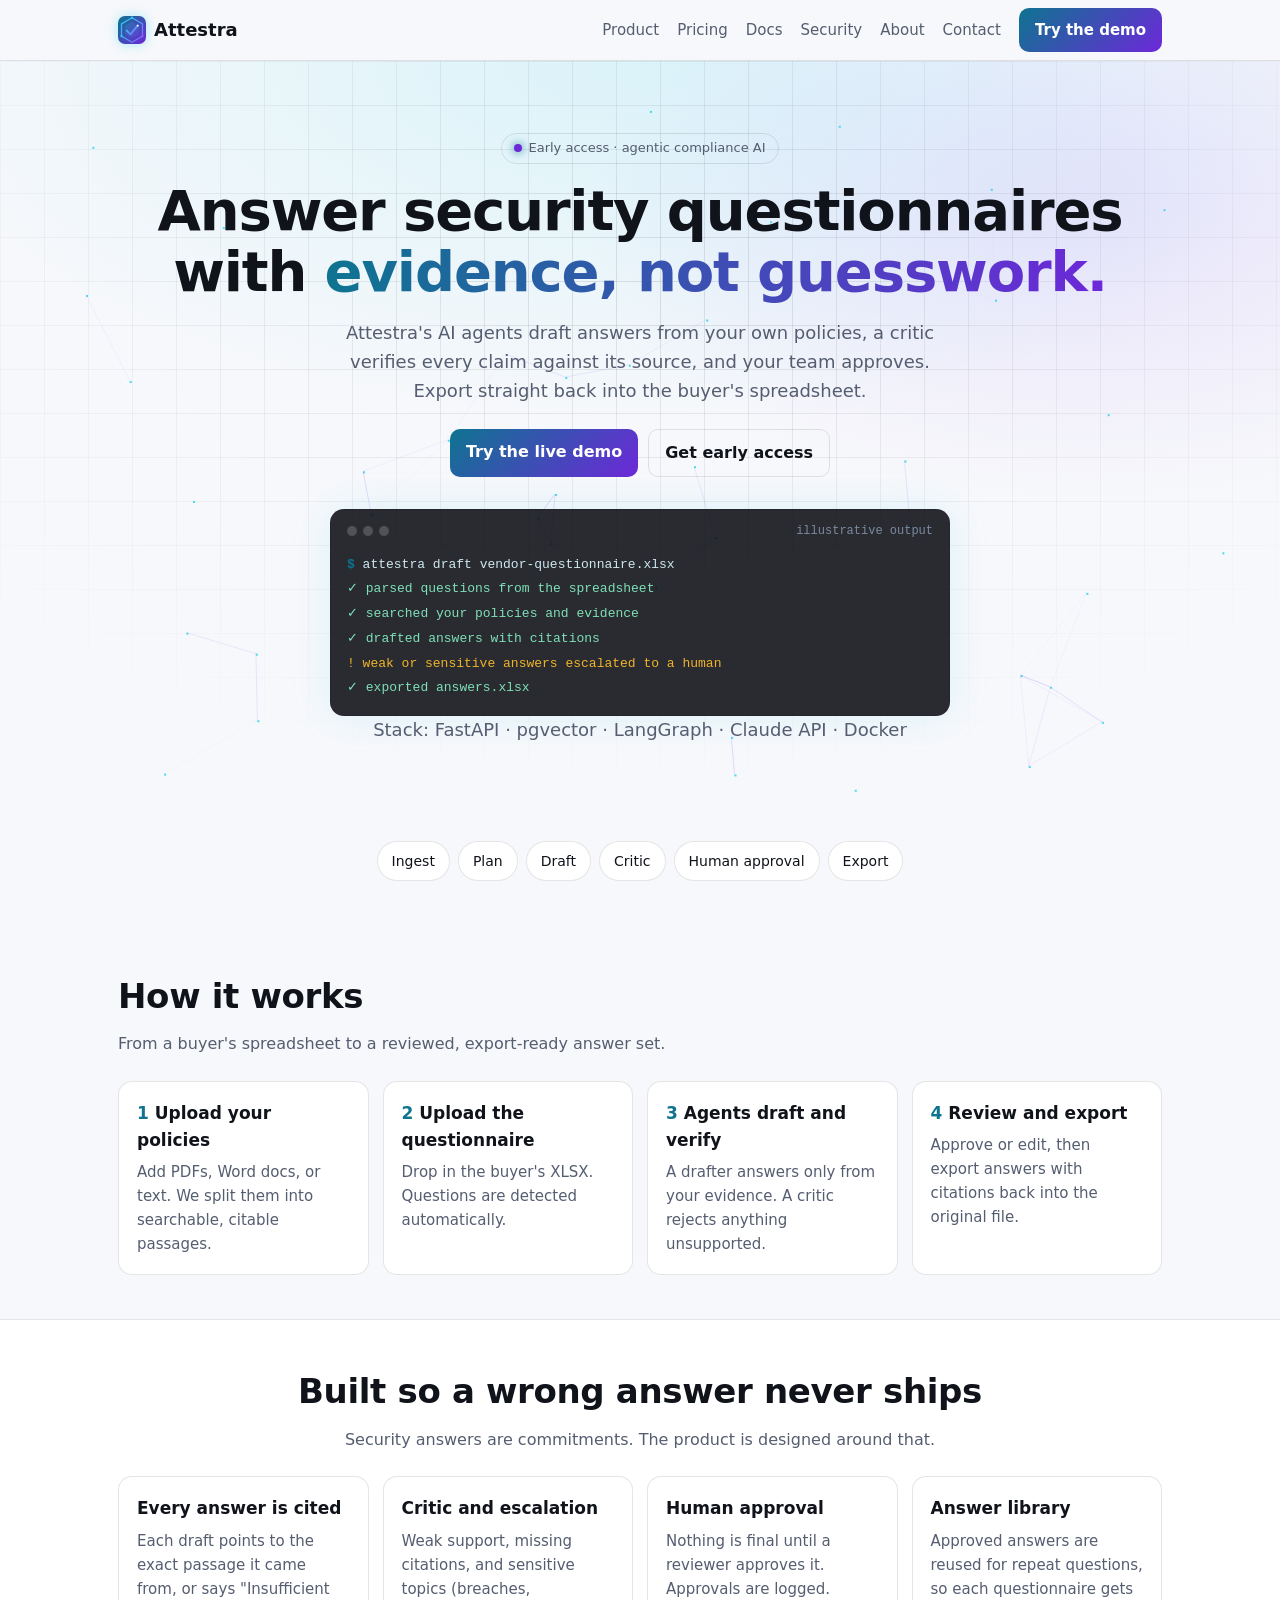
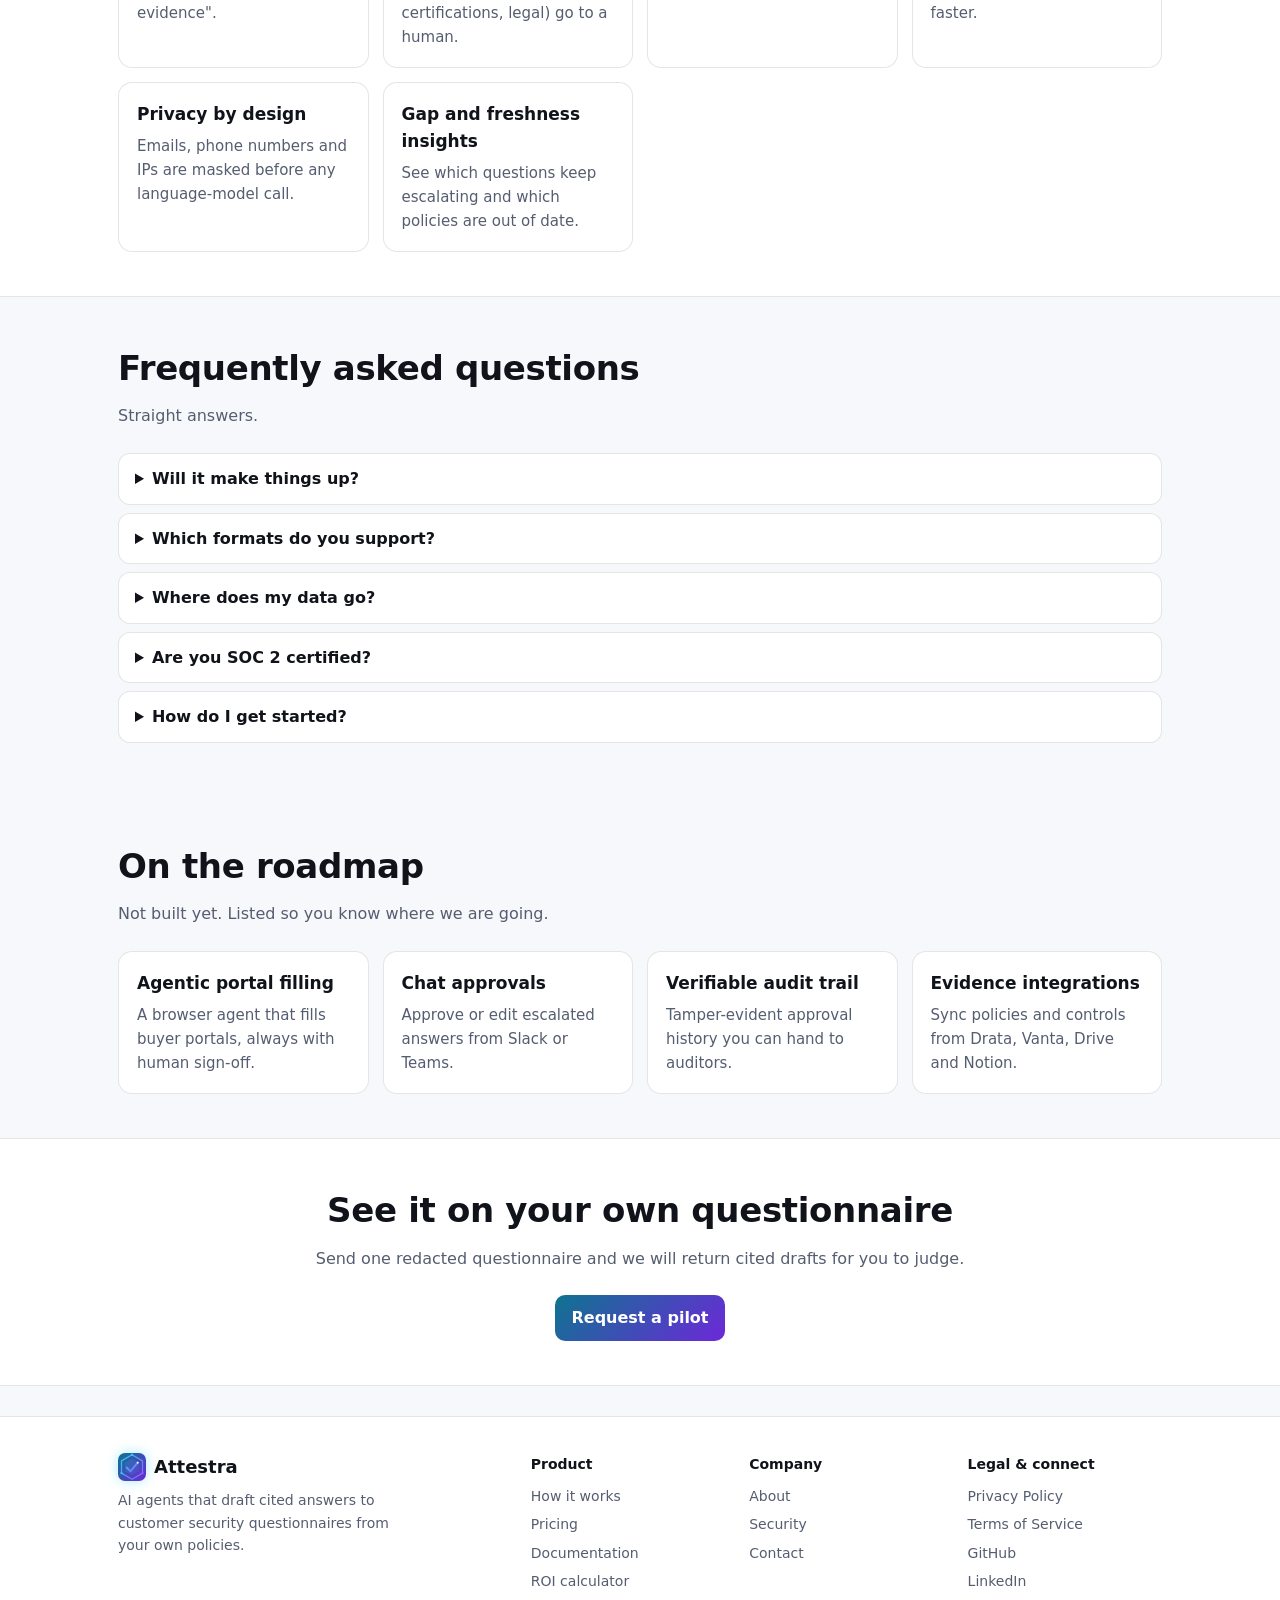
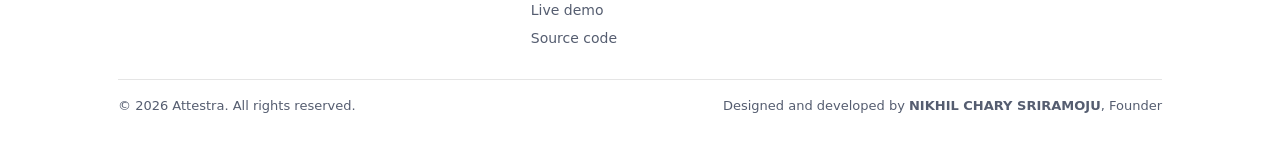
<file: site/index.html>
<!doctype html><html lang="en"><head><meta charset="utf-8">
<meta name="viewport" content="width=device-width,initial-scale=1,viewport-fit=cover">
<title>Attestra: Cited AI answers for security questionnaires</title><meta name="description" content="AI agents draft cited answers to customer security questionnaires from your own policies. Critic-checked, human-approved, XLSX in and out."><meta name="author" content="Nikhil Chary Sriramoju">
<meta name="theme-color" content="#0b0e14"><link rel="canonical" href="https://nikhil-creat.github.io/questionnaire-ai/">
<meta property="og:type" content="website"><meta property="og:title" content="Attestra: Cited AI answers for security questionnaires"><meta property="og:description" content="AI agents draft cited answers to customer security questionnaires from your own policies. Critic-checked, human-approved, XLSX in and out."><meta property="og:url" content="https://nikhil-creat.github.io/questionnaire-ai/">
<meta name="twitter:card" content="summary_large_image"><meta property="og:image" content="https://nikhil-creat.github.io/questionnaire-ai/og.png"><link rel="manifest" href="manifest.webmanifest"><link rel="apple-touch-icon" href="icon-192.png"><link rel="icon" href="assets/favicon.svg" type="image/svg+xml">
<link rel="stylesheet" href="style.css"><script defer src="fx.js"></script><script type="application/ld+json">{"@context": "https://schema.org", "@type": "Organization", "name": "Attestra", "url": "https://nikhil-creat.github.io/questionnaire-ai/", "founder": {"@type": "Person", "name": "Nikhil Chary Sriramoju", "sameAs": ["https://github.com/Nikhil-creat", "https://in.linkedin.com/in/nikhil-chary-sriramoju-95041b38a"]}, "email": "sriramojunikhil66@gmail.com"}</script></head><body><svg width="0" height="0" style="position:absolute" aria-hidden="true"><symbol id="lg" viewBox="0 0 64 64"><defs><linearGradient id="g" x1="0" y1="0" x2="1" y2="1"><stop offset="0" stop-color="#22d3ee"/><stop offset="1" stop-color="#8b5cf6"/></linearGradient></defs><path d="M32 4 56 18v28L32 60 8 46V18Z" fill="none" stroke="url(#g)" stroke-width="3" stroke-linejoin="round"/><path d="M32 13 48.5 22.5v19L32 51 15.5 41.5v-19Z" fill="url(#g)" opacity=".16"/><path d="M20 33.5l8.5 8.5L45 22" fill="none" stroke="url(#g)" stroke-width="4.6" stroke-linecap="round" stroke-linejoin="round"/><circle cx="32" cy="4" r="2.6" fill="#22d3ee"/><circle cx="56" cy="46" r="2.6" fill="#8b5cf6"/><circle cx="8" cy="46" r="2.6" fill="#22d3ee"/><circle cx="45" cy="22" r="2.2" fill="#fff"/></symbol></svg><a class="skip" href="#main">Skip to content</a>
<header class="hd"><div class="w"><a class="brand" href="index.html"><svg class="logo" width="28" height="28" aria-hidden="true"><use href="#lg"/></svg>Attestra</a>
<nav id="nav" aria-label="Main"><a href="index.html#how">Product</a><a href="pricing.html">Pricing</a><a href="docs.html">Docs</a><a href="security.html">Security</a><a href="about.html">About</a><a href="contact.html">Contact</a><a class="btn" href="demo.html">Try the demo</a></nav>
<button id="mb" aria-label="Menu" aria-expanded="false" onclick="var n=document.getElementById('nav');var o=n.classList.toggle('open');this.setAttribute('aria-expanded',o)">&#9776;</button></div></header><main id="main"><div class="hero"><canvas id="fx" aria-hidden="true"></canvas><div class="w hero-in"><span class="pill"><i class="dot"></i>Early access &middot; agentic compliance AI</span>
<h1>Answer security questionnaires with <span class="grad">evidence, not guesswork.</span></h1>
<p>Attestra's AI agents draft answers from your own policies, a critic verifies every claim against its source, and your team approves. Export straight back into the buyer's spreadsheet.</p>
<div class="cta"><a class="btn" href="demo.html">Try the live demo</a><a class="btn o" href="contact.html">Get early access</a></div>
<div class="term" role="img" aria-label="Illustrative terminal output"><div class="bar"><i></i><i></i><i></i><span>illustrative output</span></div>
<div class="ln" style="--d:.2s"><b>$</b> attestra draft vendor-questionnaire.xlsx</div>
<div class="ln ok" style="--d:1.1s">&#10003; parsed questions from the spreadsheet</div>
<div class="ln ok" style="--d:1.9s">&#10003; searched your policies and evidence</div>
<div class="ln ok" style="--d:2.7s">&#10003; drafted answers with citations</div>
<div class="ln wn" style="--d:3.5s">! weak or sensitive answers escalated to a human</div>
<div class="ln ok" style="--d:4.3s">&#10003; exported answers.xlsx</div></div>
<p class="built">Stack: FastAPI &middot; pgvector &middot; LangGraph &middot; Claude API &middot; Docker</p></div></div>
<section><div class="w"><div class="pipe"><span class="chip" style="--i:0">Ingest</span><span class="chip" style="--i:1">Plan</span><span class="chip" style="--i:2">Draft</span><span class="chip" style="--i:3">Critic</span><span class="chip" style="--i:4">Human approval</span><span class="chip" style="--i:5">Export</span></div></div></section>
<section id="how"><div class="w"><h2>How it works</h2><p class="sub">From a buyer's spreadsheet to a reviewed, export-ready answer set.</p><div class="grid">
<div class="card"><h3><span class="num">1</span> Upload your policies</h3><p>Add PDFs, Word docs, or text. We split them into searchable, citable passages.</p></div>
<div class="card"><h3><span class="num">2</span> Upload the questionnaire</h3><p>Drop in the buyer's XLSX. Questions are detected automatically.</p></div>
<div class="card"><h3><span class="num">3</span> Agents draft and verify</h3><p>A drafter answers only from your evidence. A critic rejects anything unsupported.</p></div>
<div class="card"><h3><span class="num">4</span> Review and export</h3><p>Approve or edit, then export answers with citations back into the original file.</p></div></div></div></section>
<section class="band"><div class="w"><h2>Built so a wrong answer never ships</h2><p class="sub">Security answers are commitments. The product is designed around that.</p><div class="grid" style="text-align:left">
<div class="card"><h3>Every answer is cited</h3><p>Each draft points to the exact passage it came from, or says "Insufficient evidence".</p></div>
<div class="card"><h3>Critic and escalation</h3><p>Weak support, missing citations, and sensitive topics (breaches, certifications, legal) go to a human.</p></div>
<div class="card"><h3>Human approval</h3><p>Nothing is final until a reviewer approves it. Approvals are logged.</p></div>
<div class="card"><h3>Answer library</h3><p>Approved answers are reused for repeat questions, so each questionnaire gets faster.</p></div>
<div class="card"><h3>Privacy by design</h3><p>Emails, phone numbers and IPs are masked before any language-model call.</p></div>
<div class="card"><h3>Gap and freshness insights</h3><p>See which questions keep escalating and which policies are out of date.</p></div></div></div></section>
<section><div class="w"><h2>Frequently asked questions</h2><p class="sub">Straight answers.</p>
<details><summary>Will it make things up?</summary><p>It is built not to. Drafts must cite retrieved passages, and a critic blocks uncited or unsupported claims. When evidence is missing, the answer says so and a human decides.</p></details>
<details><summary>Which formats do you support?</summary><p>Policies: PDF, DOCX, TXT, Markdown. Questionnaires: XLSX today. Portal and Word/PDF export are on the roadmap.</p></details>
<details><summary>Where does my data go?</summary><p>The live demo runs entirely in your browser. The full product sends text to a language model only after masking personal data, and is designed for zero-retention provider settings. See the <a href="security.html">Security</a> page for what exists today and what is planned.</p></details>
<details><summary>Are you SOC 2 certified?</summary><p>No. We are an early-stage company and will publish our certification status honestly as it changes.</p></details>
<details><summary>How do I get started?</summary><p>Try the <a href="demo.html">live demo</a>, then <a href="contact.html">contact us</a> about an early-access pilot.</p></details></div></section>
<section><div class="w"><h2>On the roadmap</h2><p class="sub">Not built yet. Listed so you know where we are going.</p><div class="grid">
<div class="card"><h3>Agentic portal filling</h3><p>A browser agent that fills buyer portals, always with human sign-off.</p></div>
<div class="card"><h3>Chat approvals</h3><p>Approve or edit escalated answers from Slack or Teams.</p></div>
<div class="card"><h3>Verifiable audit trail</h3><p>Tamper-evident approval history you can hand to auditors.</p></div>
<div class="card"><h3>Evidence integrations</h3><p>Sync policies and controls from Drata, Vanta, Drive and Notion.</p></div></div></div></section>
<section class="band"><div class="w"><h2>See it on your own questionnaire</h2><p class="sub">Send one redacted questionnaire and we will return cited drafts for you to judge.</p>
<a class="btn" href="contact.html">Request a pilot</a></div></section></main><footer><div class="w"><div class="fg">
<div><a class="brand" href="index.html" style="margin:0 0 8px"><svg class="logo" width="28" height="28" aria-hidden="true"><use href="#lg"/></svg>Attestra</a>
<p style="color:var(--mut);font-size:14px;margin:0;max-width:300px">AI agents that draft cited answers to customer security questionnaires from your own policies.</p></div>
<div><h4>Product</h4><a href="index.html#how">How it works</a><a href="pricing.html">Pricing</a><a href="docs.html">Documentation</a><a href="roi.html">ROI calculator</a><a href="demo.html">Live demo</a><a href="https://github.com/Nikhil-creat/questionnaire-ai">Source code</a></div>
<div><h4>Company</h4><a href="about.html">About</a><a href="security.html">Security</a><a href="contact.html">Contact</a></div>
<div><h4>Legal &amp; connect</h4><a href="privacy.html">Privacy Policy</a><a href="terms.html">Terms of Service</a><a href="https://github.com/Nikhil-creat" rel="noopener">GitHub</a><a href="https://in.linkedin.com/in/nikhil-chary-sriramoju-95041b38a" rel="noopener">LinkedIn</a></div></div>
<div class="cr"><span>&copy; 2026 Attestra. All rights reserved.</span>
<span>Designed and developed by <b>NIKHIL CHARY SRIRAMOJU</b>, Founder</span></div></div></footer></body></html>
</file>
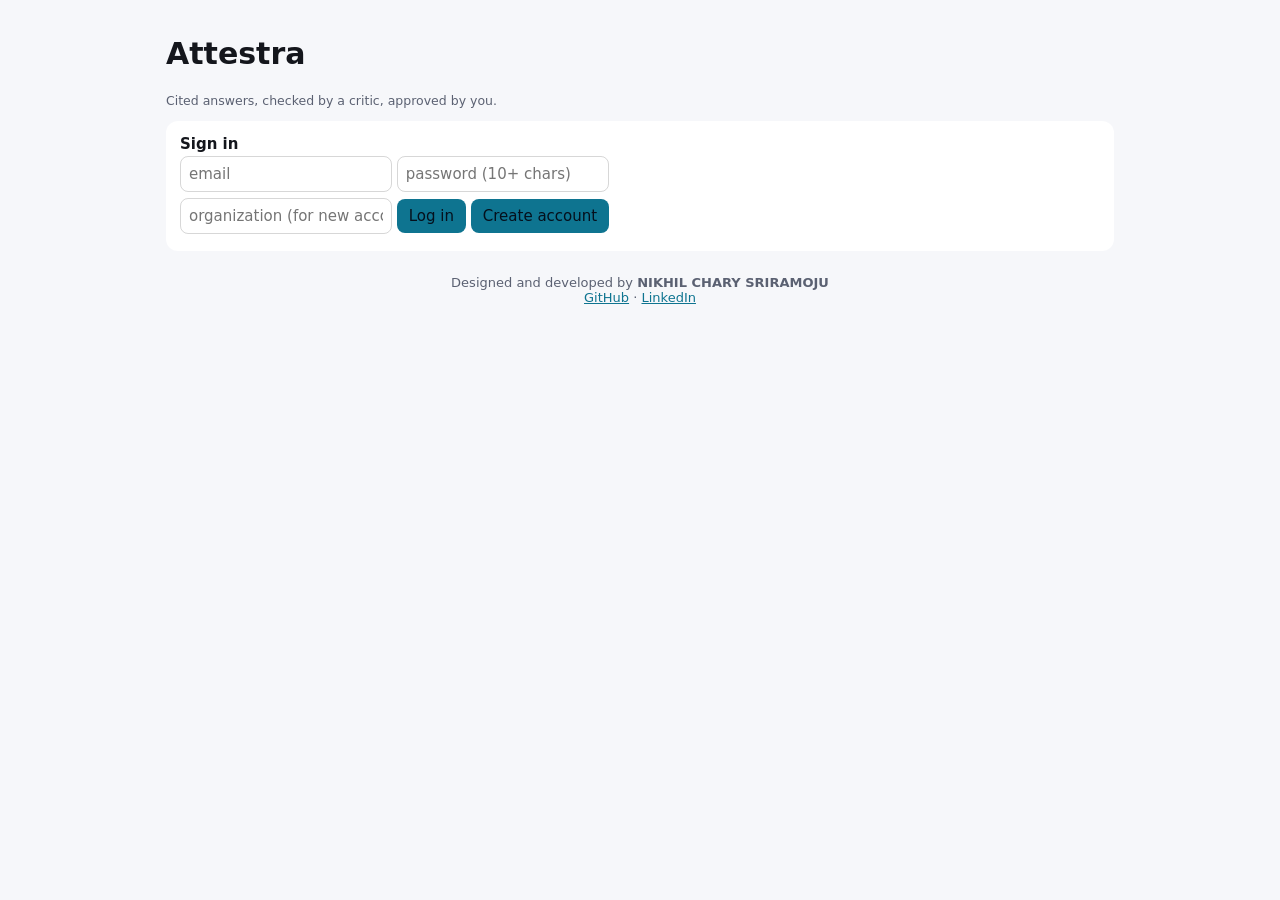
<file: apps/api/static/index.html>
<!doctype html><html lang="en"><head><meta charset="utf-8">
<meta name="viewport" content="width=device-width,initial-scale=1,viewport-fit=cover"><title>Attestra</title>
<style>
:root{--bg:#0b0e14;--fg:#e9ecf3;--mut:#9aa3b5;--card:#121722;--acc:#22d3ee;--ok:#4cc38a;--warn:#f0b429}
@media(prefers-color-scheme:light){:root{--bg:#f6f7fa;--fg:#14161c;--mut:#5b6172;--card:#fff;--acc:#0e7490}}
*{box-sizing:border-box}body{margin:auto;max-width:980px;padding:16px;font:15px system-ui,sans-serif;background:var(--bg);color:var(--fg)}
.card{background:var(--card);border-radius:12px;padding:14px;margin:12px 0}input{font:inherit;padding:8px;border-radius:8px;border:1px solid #8885;background:transparent;color:inherit;margin:3px 0;max-width:100%}
button{font:inherit;background:var(--acc);color:#05101c;border:0;border-radius:8px;padding:8px 12px;cursor:pointer}.wrap{overflow-x:auto}table{width:100%;border-collapse:collapse}
td,th{padding:8px;border-bottom:1px solid #8883;text-align:left;vertical-align:top}.pass{color:var(--ok)}.escalate{color:var(--warn)}small,footer{color:var(--mut)}footer{text-align:center;margin:24px 0;font-size:13px}a{color:var(--acc)}
</style></head><body>
<h1>Attestra</h1><small>Cited answers, checked by a critic, approved by you.</small>
<div class="card" id="lg"><b>Sign in</b><br><input id="em" type="email" placeholder="email" autocomplete="username"> <input id="pw" type="password" placeholder="password (10+ chars)" autocomplete="current-password"><br>
<input id="org" placeholder="organization (for new account)"> <button onclick="auth('login')">Log in</button> <button onclick="auth('register')">Create account</button> <span id="m0"></span></div>
<div id="app" hidden><div class="card"><b>1. Upload policies</b> (pdf, docx, txt, md)<br><input type="file" id="docs" multiple> <button onclick="up()">Upload</button> <span id="m1"></span></div>
<div class="card"><b>2. Upload questionnaire</b> (xlsx)<br><input type="file" id="q"> <button onclick="run()">Draft answers</button> <span id="m2"></span></div>
<div class="card" id="res" hidden><div id="sum"></div><div class="wrap"><table id="t"></table></div><p><button onclick="exp()">Export XLSX</button> <button onclick="out()">Log out</button></p></div></div>
<footer>Designed and developed by <b>NIKHIL CHARY SRIRAMOJU</b><br><a href="https://github.com/Nikhil-creat">GitHub</a> · <a href="https://in.linkedin.com/in/nikhil-chary-sriramoju-95041b38a">LinkedIn</a></footer>
<script>
const $=id=>document.getElementById(id);let rid=null;
const tok=()=>sessionStorage.getItem('t');
const api=(u,o={})=>fetch(u,{...o,headers:{...(o.headers||{}),Authorization:'Bearer '+tok()}});
function gate(){const on=!!tok();$('lg').hidden=on;$('app').hidden=!on}gate();
async function auth(kind){const r=await fetch('/api/auth/'+kind,{method:'POST',headers:{'Content-Type':'application/json'},body:JSON.stringify({email:$('em').value,password:$('pw').value,org:$('org').value||null})});
 const j=await r.json();if(!r.ok){$('m0').textContent=typeof j.detail==='string'?j.detail:'check email and password (10+ characters)';return}
 sessionStorage.setItem('t',j.token);$('pw').value='';gate()}
function out(){sessionStorage.removeItem('t');location.reload()}
async function up(){let n=0;for(const f of $('docs').files){const d=new FormData();d.append('file',f);const r=await api('/api/documents',{method:'POST',body:d});if(r.ok)n++}$('m1').textContent=n+' uploaded'}
async function run(){const d=new FormData();d.append('file',$('q').files[0]);$('m2').textContent='working...';
 const r=await api('/api/questionnaires',{method:'POST',body:d});const j=await r.json();if(!r.ok){$('m2').textContent=j.detail;return}$('m2').textContent='done';rid=j.id;show(j)}
const esc=s=>String(s).replace(/[&<>"]/g,c=>({'&':'&amp;','<':'&lt;','>':'&gt;','"':'&quot;'}[c]));
function show(j){$('res').hidden=false;const s=j.summary;$('sum').textContent=`${s.total} questions: ${s.auto_passed} auto-passed, ${s.escalated} need review`;
 $('t').innerHTML='<tr><th>Question</th><th>Answer</th><th>Status</th><th></th></tr>'+j.items.map((i,n)=>`<tr><td>${esc(i.question)}</td><td>${esc(i.answer)}<br><small>${esc(i.citations.join(', '))}</small></td><td class="${i.verdict}">${i.verdict} (${i.confidence})<br><small>${esc(i.reason)}</small><br>${i.status}</td><td><button onclick="ap(${n})">Approve</button></td></tr>`).join('')}
async function ap(n){await api(`/api/questionnaires/${rid}/items/${n}/approve`,{method:'POST'});show(await (await api('/api/questionnaires/'+rid)).json())}
async function exp(){const r=await api('/api/questionnaires/'+rid+'/export');const a=document.createElement('a');a.href=URL.createObjectURL(await r.blob());a.download='answers.xlsx';a.click()}
</script></body></html>
</file>
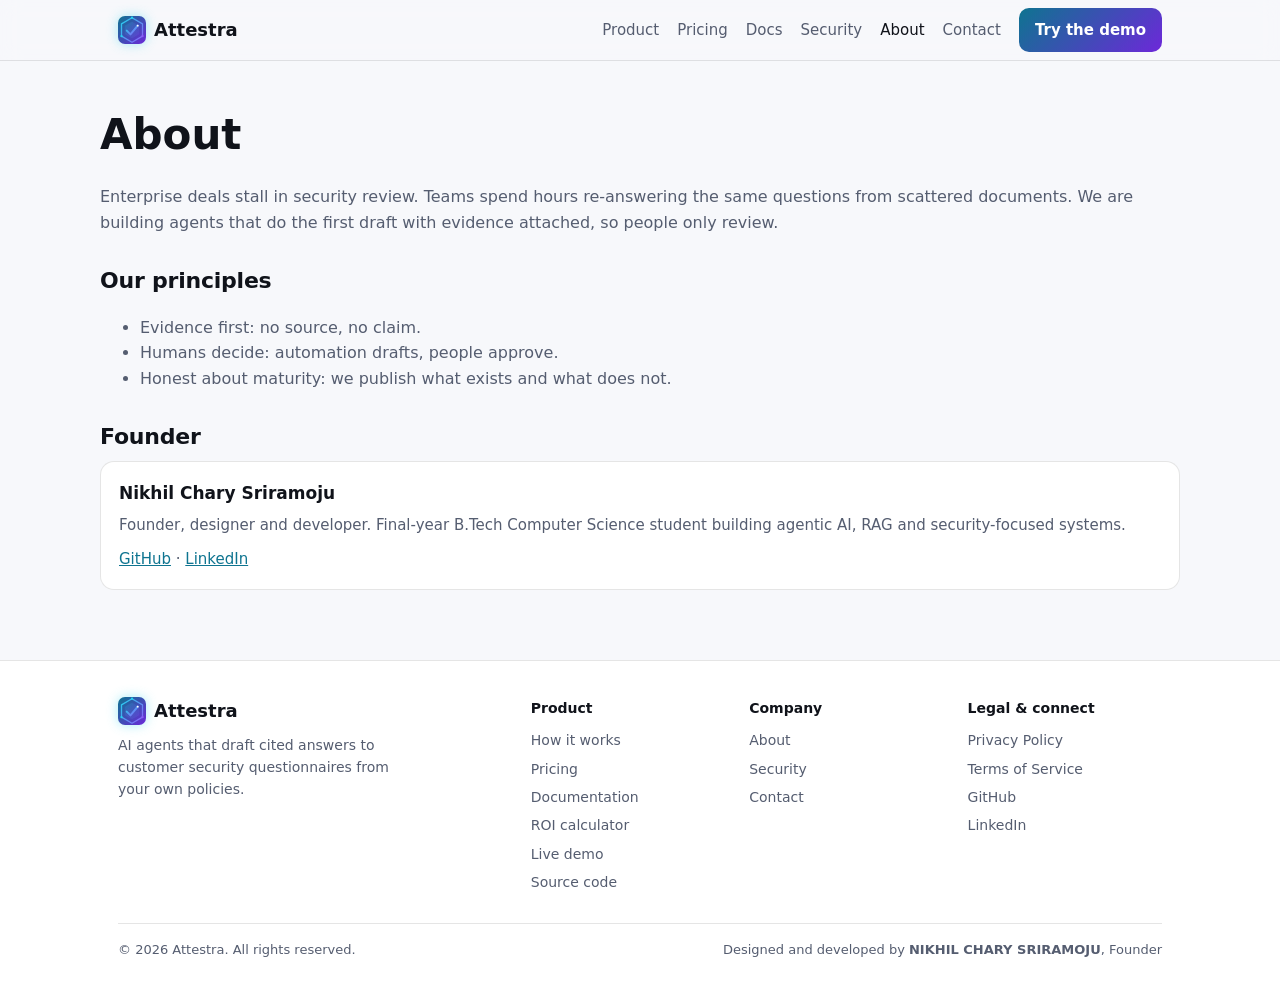
<file: site/about.html>
<!doctype html><html lang="en"><head><meta charset="utf-8">
<meta name="viewport" content="width=device-width,initial-scale=1,viewport-fit=cover">
<title>About | Attestra</title><meta name="description" content="About Attestra and its founder, Nikhil Chary Sriramoju."><meta name="author" content="Nikhil Chary Sriramoju">
<meta name="theme-color" content="#0b0e14"><link rel="canonical" href="https://nikhil-creat.github.io/questionnaire-ai/about.html">
<meta property="og:type" content="website"><meta property="og:title" content="About | Attestra"><meta property="og:description" content="About Attestra and its founder, Nikhil Chary Sriramoju."><meta property="og:url" content="https://nikhil-creat.github.io/questionnaire-ai/about.html">
<meta name="twitter:card" content="summary_large_image"><meta property="og:image" content="https://nikhil-creat.github.io/questionnaire-ai/og.png"><link rel="manifest" href="manifest.webmanifest"><link rel="apple-touch-icon" href="icon-192.png"><link rel="icon" href="assets/favicon.svg" type="image/svg+xml">
<link rel="stylesheet" href="style.css"><script defer src="fx.js"></script><script type="application/ld+json">{"@context": "https://schema.org", "@type": "Organization", "name": "Attestra", "url": "https://nikhil-creat.github.io/questionnaire-ai/", "founder": {"@type": "Person", "name": "Nikhil Chary Sriramoju", "sameAs": ["https://github.com/Nikhil-creat", "https://in.linkedin.com/in/nikhil-chary-sriramoju-95041b38a"]}, "email": "sriramojunikhil66@gmail.com"}</script></head><body><svg width="0" height="0" style="position:absolute" aria-hidden="true"><symbol id="lg" viewBox="0 0 64 64"><defs><linearGradient id="g" x1="0" y1="0" x2="1" y2="1"><stop offset="0" stop-color="#22d3ee"/><stop offset="1" stop-color="#8b5cf6"/></linearGradient></defs><path d="M32 4 56 18v28L32 60 8 46V18Z" fill="none" stroke="url(#g)" stroke-width="3" stroke-linejoin="round"/><path d="M32 13 48.5 22.5v19L32 51 15.5 41.5v-19Z" fill="url(#g)" opacity=".16"/><path d="M20 33.5l8.5 8.5L45 22" fill="none" stroke="url(#g)" stroke-width="4.6" stroke-linecap="round" stroke-linejoin="round"/><circle cx="32" cy="4" r="2.6" fill="#22d3ee"/><circle cx="56" cy="46" r="2.6" fill="#8b5cf6"/><circle cx="8" cy="46" r="2.6" fill="#22d3ee"/><circle cx="45" cy="22" r="2.2" fill="#fff"/></symbol></svg><a class="skip" href="#main">Skip to content</a>
<header class="hd"><div class="w"><a class="brand" href="index.html"><svg class="logo" width="28" height="28" aria-hidden="true"><use href="#lg"/></svg>Attestra</a>
<nav id="nav" aria-label="Main"><a href="index.html#how">Product</a><a href="pricing.html">Pricing</a><a href="docs.html">Docs</a><a href="security.html">Security</a><a href="about.html" aria-current="page">About</a><a href="contact.html">Contact</a><a class="btn" href="demo.html">Try the demo</a></nav>
<button id="mb" aria-label="Menu" aria-expanded="false" onclick="var n=document.getElementById('nav');var o=n.classList.toggle('open');this.setAttribute('aria-expanded',o)">&#9776;</button></div></header><main id="main"><div class="w page"><h1>About</h1><p>Enterprise deals stall in security review. Teams spend hours re-answering the same questions from scattered documents. We are building agents that do the first draft with evidence attached, so people only review.</p>
<h2>Our principles</h2><ul><li>Evidence first: no source, no claim.</li><li>Humans decide: automation drafts, people approve.</li><li>Honest about maturity: we publish what exists and what does not.</li></ul>
<h2>Founder</h2><div class="card"><h3>Nikhil Chary Sriramoju</h3><p>Founder, designer and developer. Final-year B.Tech Computer Science student building agentic AI, RAG and security-focused systems.</p>
<p style="margin-top:10px"><a href="https://github.com/Nikhil-creat" rel="noopener">GitHub</a> &middot; <a href="https://in.linkedin.com/in/nikhil-chary-sriramoju-95041b38a" rel="noopener">LinkedIn</a></p></div></div></main><footer><div class="w"><div class="fg">
<div><a class="brand" href="index.html" style="margin:0 0 8px"><svg class="logo" width="28" height="28" aria-hidden="true"><use href="#lg"/></svg>Attestra</a>
<p style="color:var(--mut);font-size:14px;margin:0;max-width:300px">AI agents that draft cited answers to customer security questionnaires from your own policies.</p></div>
<div><h4>Product</h4><a href="index.html#how">How it works</a><a href="pricing.html">Pricing</a><a href="docs.html">Documentation</a><a href="roi.html">ROI calculator</a><a href="demo.html">Live demo</a><a href="https://github.com/Nikhil-creat/questionnaire-ai">Source code</a></div>
<div><h4>Company</h4><a href="about.html">About</a><a href="security.html">Security</a><a href="contact.html">Contact</a></div>
<div><h4>Legal &amp; connect</h4><a href="privacy.html">Privacy Policy</a><a href="terms.html">Terms of Service</a><a href="https://github.com/Nikhil-creat" rel="noopener">GitHub</a><a href="https://in.linkedin.com/in/nikhil-chary-sriramoju-95041b38a" rel="noopener">LinkedIn</a></div></div>
<div class="cr"><span>&copy; 2026 Attestra. All rights reserved.</span>
<span>Designed and developed by <b>NIKHIL CHARY SRIRAMOJU</b>, Founder</span></div></div></footer></body></html>
</file>
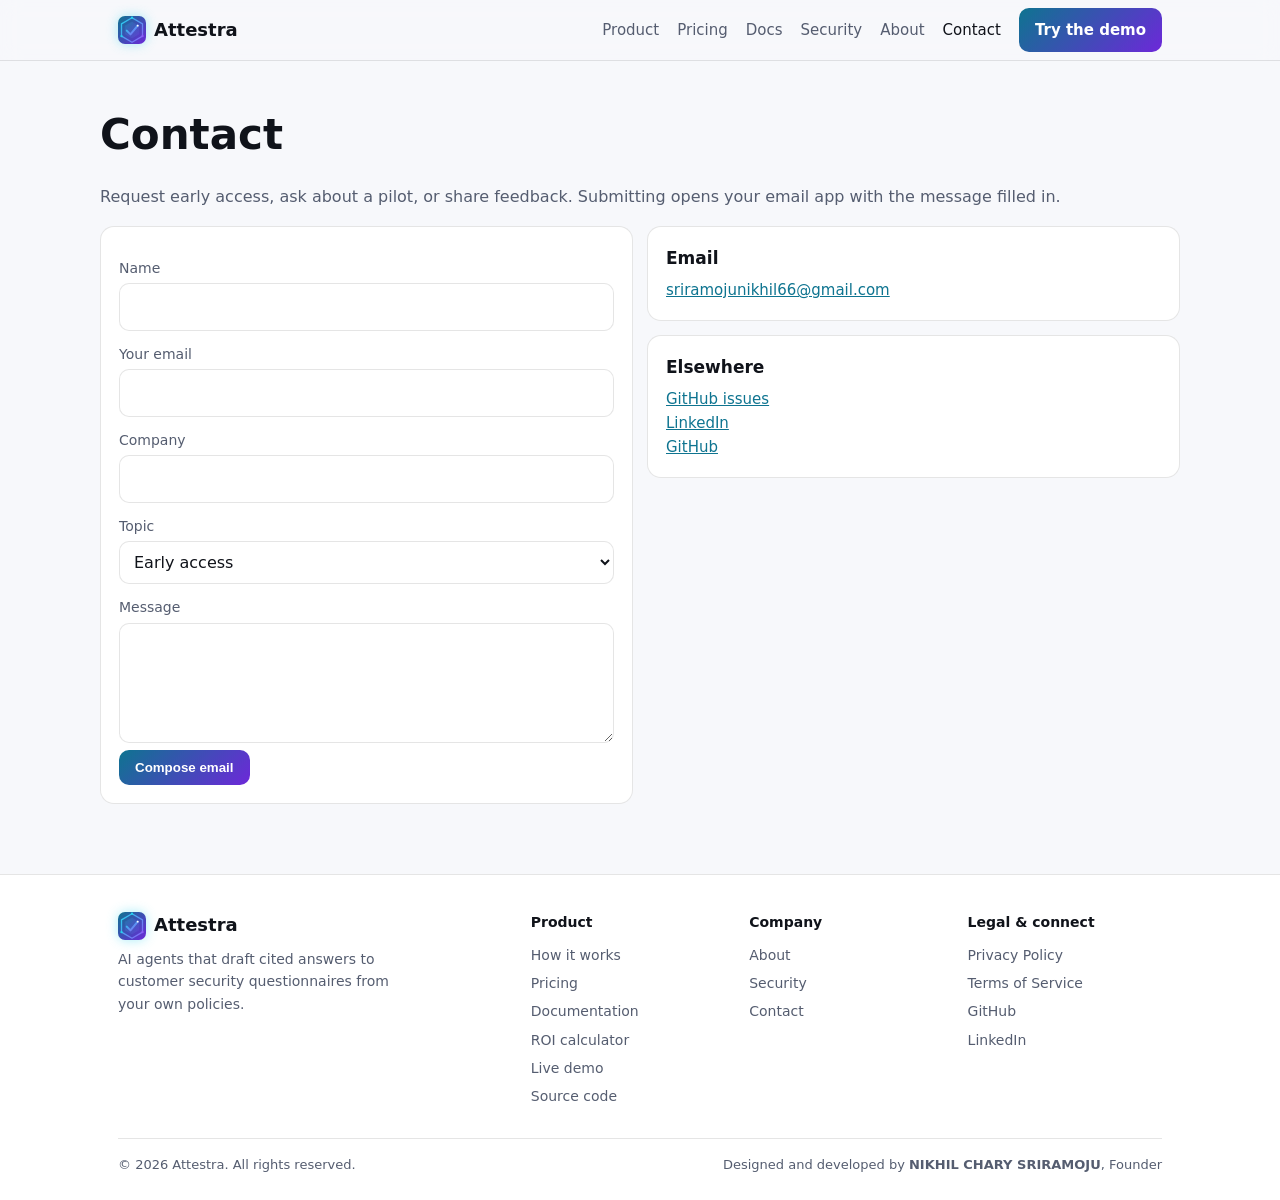
<file: site/contact.html>
<!doctype html><html lang="en"><head><meta charset="utf-8">
<meta name="viewport" content="width=device-width,initial-scale=1,viewport-fit=cover">
<title>Contact | Attestra</title><meta name="description" content="Contact Attestra for early access, pilots and security reports."><meta name="author" content="Nikhil Chary Sriramoju">
<meta name="theme-color" content="#0b0e14"><link rel="canonical" href="https://nikhil-creat.github.io/questionnaire-ai/contact.html">
<meta property="og:type" content="website"><meta property="og:title" content="Contact | Attestra"><meta property="og:description" content="Contact Attestra for early access, pilots and security reports."><meta property="og:url" content="https://nikhil-creat.github.io/questionnaire-ai/contact.html">
<meta name="twitter:card" content="summary_large_image"><meta property="og:image" content="https://nikhil-creat.github.io/questionnaire-ai/og.png"><link rel="manifest" href="manifest.webmanifest"><link rel="apple-touch-icon" href="icon-192.png"><link rel="icon" href="assets/favicon.svg" type="image/svg+xml">
<link rel="stylesheet" href="style.css"><script defer src="fx.js"></script><script type="application/ld+json">{"@context": "https://schema.org", "@type": "Organization", "name": "Attestra", "url": "https://nikhil-creat.github.io/questionnaire-ai/", "founder": {"@type": "Person", "name": "Nikhil Chary Sriramoju", "sameAs": ["https://github.com/Nikhil-creat", "https://in.linkedin.com/in/nikhil-chary-sriramoju-95041b38a"]}, "email": "sriramojunikhil66@gmail.com"}</script></head><body><svg width="0" height="0" style="position:absolute" aria-hidden="true"><symbol id="lg" viewBox="0 0 64 64"><defs><linearGradient id="g" x1="0" y1="0" x2="1" y2="1"><stop offset="0" stop-color="#22d3ee"/><stop offset="1" stop-color="#8b5cf6"/></linearGradient></defs><path d="M32 4 56 18v28L32 60 8 46V18Z" fill="none" stroke="url(#g)" stroke-width="3" stroke-linejoin="round"/><path d="M32 13 48.5 22.5v19L32 51 15.5 41.5v-19Z" fill="url(#g)" opacity=".16"/><path d="M20 33.5l8.5 8.5L45 22" fill="none" stroke="url(#g)" stroke-width="4.6" stroke-linecap="round" stroke-linejoin="round"/><circle cx="32" cy="4" r="2.6" fill="#22d3ee"/><circle cx="56" cy="46" r="2.6" fill="#8b5cf6"/><circle cx="8" cy="46" r="2.6" fill="#22d3ee"/><circle cx="45" cy="22" r="2.2" fill="#fff"/></symbol></svg><a class="skip" href="#main">Skip to content</a>
<header class="hd"><div class="w"><a class="brand" href="index.html"><svg class="logo" width="28" height="28" aria-hidden="true"><use href="#lg"/></svg>Attestra</a>
<nav id="nav" aria-label="Main"><a href="index.html#how">Product</a><a href="pricing.html">Pricing</a><a href="docs.html">Docs</a><a href="security.html">Security</a><a href="about.html">About</a><a href="contact.html" aria-current="page">Contact</a><a class="btn" href="demo.html">Try the demo</a></nav>
<button id="mb" aria-label="Menu" aria-expanded="false" onclick="var n=document.getElementById('nav');var o=n.classList.toggle('open');this.setAttribute('aria-expanded',o)">&#9776;</button></div></header><main id="main"><div class="w page"><h1>Contact</h1>
<p>Request early access, ask about a pilot, or share feedback. Submitting opens your email app with the message filled in.</p>
<div class="grid" style="margin-top:16px"><form id="cf" class="card"><label for="nm">Name</label><input id="nm" required autocomplete="name">
<label for="em">Your email</label><input id="em" type="email" required autocomplete="email"><label for="co">Company</label><input id="co" autocomplete="organization">
<label for="topic">Topic</label><select id="topic"><option>Early access</option><option>Pilot</option><option>Pricing</option><option>Security report</option><option>Other</option></select>
<label for="msg">Message</label><textarea id="msg" required></textarea><p><button class="btn" type="submit">Compose email</button></p></form>
<div><div class="card"><h3>Email</h3><p><a href="mailto:sriramojunikhil66@gmail.com">sriramojunikhil66@gmail.com</a></p></div><div class="card" style="margin-top:14px"><h3>Elsewhere</h3><p><a href="https://github.com/Nikhil-creat/issues" rel="noopener">GitHub issues</a><br><a href="https://in.linkedin.com/in/nikhil-chary-sriramoju-95041b38a" rel="noopener">LinkedIn</a><br><a href="https://github.com/Nikhil-creat" rel="noopener">GitHub</a></p></div></div></div>
<script>document.getElementById('cf').onsubmit=function(e){e.preventDefault();var g=function(i){return document.getElementById(i).value};
var b='Name: '+g('nm')+'\nCompany: '+g('co')+'\nEmail: '+g('em')+'\n\n'+g('msg');
location.href='mailto:sriramojunikhil66@gmail.com?subject='+encodeURIComponent('Attestra: '+g('topic'))+'&body='+encodeURIComponent(b)}</script></div></main><footer><div class="w"><div class="fg">
<div><a class="brand" href="index.html" style="margin:0 0 8px"><svg class="logo" width="28" height="28" aria-hidden="true"><use href="#lg"/></svg>Attestra</a>
<p style="color:var(--mut);font-size:14px;margin:0;max-width:300px">AI agents that draft cited answers to customer security questionnaires from your own policies.</p></div>
<div><h4>Product</h4><a href="index.html#how">How it works</a><a href="pricing.html">Pricing</a><a href="docs.html">Documentation</a><a href="roi.html">ROI calculator</a><a href="demo.html">Live demo</a><a href="https://github.com/Nikhil-creat/questionnaire-ai">Source code</a></div>
<div><h4>Company</h4><a href="about.html">About</a><a href="security.html">Security</a><a href="contact.html">Contact</a></div>
<div><h4>Legal &amp; connect</h4><a href="privacy.html">Privacy Policy</a><a href="terms.html">Terms of Service</a><a href="https://github.com/Nikhil-creat" rel="noopener">GitHub</a><a href="https://in.linkedin.com/in/nikhil-chary-sriramoju-95041b38a" rel="noopener">LinkedIn</a></div></div>
<div class="cr"><span>&copy; 2026 Attestra. All rights reserved.</span>
<span>Designed and developed by <b>NIKHIL CHARY SRIRAMOJU</b>, Founder</span></div></div></footer></body></html>
</file>
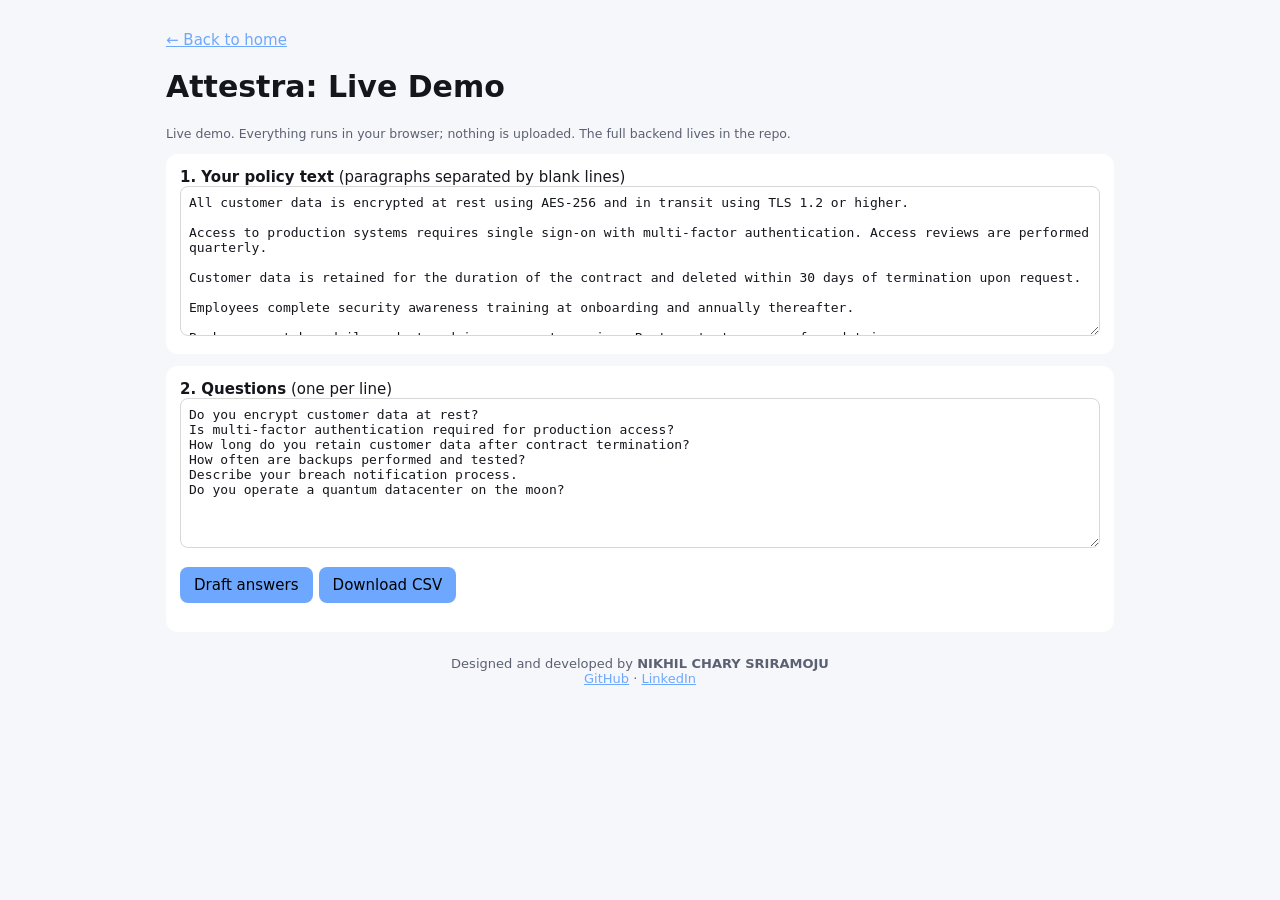
<file: site/demo.html>
<!doctype html><html lang="en"><head><meta charset="utf-8">
<meta name="viewport" content="width=device-width,initial-scale=1,viewport-fit=cover">
<title>Live Demo | Attestra</title>
<meta name="description" content="Cited answers to security questionnaires. Runs fully in your browser. By Nikhil Chary Sriramoju.">
<style>
:root{--bg:#0f1115;--fg:#e8eaf0;--mut:#8a90a2;--card:#181b22;--acc:#6ea8fe;--ok:#4cc38a;--warn:#f0b429}
@media(prefers-color-scheme:light){:root{--bg:#f6f7fa;--fg:#14161c;--mut:#5b6172;--card:#fff}}
*{box-sizing:border-box}body{margin:auto;max-width:980px;padding:16px;font:15px system-ui,sans-serif;background:var(--bg);color:var(--fg)}
.card{background:var(--card);border-radius:12px;padding:14px;margin:12px 0}textarea{width:100%;height:150px;font:13px ui-monospace,monospace;background:transparent;color:inherit;border:1px solid #8885;border-radius:8px;padding:8px}
button{background:var(--acc);color:#000;border:0;border-radius:8px;padding:9px 14px;font:inherit;cursor:pointer;margin-right:6px}
.wrap{overflow-x:auto}table{width:100%;border-collapse:collapse}td,th{padding:8px;border-bottom:1px solid #8883;text-align:left;vertical-align:top}
.pass{color:var(--ok)}.escalate{color:var(--warn)}small,footer{color:var(--mut)}footer{text-align:center;margin:24px 0;font-size:13px}a{color:var(--acc)}
</style></head><body>
<p><a href="index.html">&larr; Back to home</a></p><h1>Attestra: Live Demo</h1>
<small>Live demo. Everything runs in your browser; nothing is uploaded. The full backend lives in the repo.</small>
<div class="card"><b>1. Your policy text</b> (paragraphs separated by blank lines)<textarea id="pol"></textarea></div>
<div class="card"><b>2. Questions</b> (one per line)<textarea id="qs"></textarea><p><button onclick="go()">Draft answers</button><button onclick="csv()">Download CSV</button></p></div>
<div class="card" id="res" hidden><div id="sum"></div><div class="wrap"><table id="t"></table></div></div>
<footer>Designed and developed by <b>NIKHIL CHARY SRIRAMOJU</b><br>
<a href="https://github.com/Nikhil-creat">GitHub</a> · <a href="https://in.linkedin.com/in/nikhil-chary-sriramoju-95041b38a">LinkedIn</a></footer>
<script>
const $=id=>document.getElementById(id);
$('pol').value=`All customer data is encrypted at rest using AES-256 and in transit using TLS 1.2 or higher.

Access to production systems requires single sign-on with multi-factor authentication. Access reviews are performed quarterly.

Customer data is retained for the duration of the contract and deleted within 30 days of termination upon request.

Employees complete security awareness training at onboarding and annually thereafter.

Backups are taken daily and stored in a separate region. Restore tests are performed twice a year.`;
$('qs').value=`Do you encrypt customer data at rest?
Is multi-factor authentication required for production access?
How long do you retain customer data after contract termination?
How often are backups performed and tested?
Describe your breach notification process.
Do you operate a quantum datacenter on the moon?`;
const STOP=new Set("the a an of to and or in on for is are do does you your we our with be by as at it this that".split(" "));
const SENS=/breach|incident|certif|soc ?2 type|iso ?27001|legal|liabil|indemn|insurance/i;
const tok=t=>(t.toLowerCase().match(/[a-z0-9\-]+/g)||[]).filter(w=>!STOP.has(w));
function chunk(text,size=600){const o=[];let b="";for(const p of text.split(/\n\s*\n/).map(s=>s.trim()).filter(Boolean)){if(b&&b.length+p.length>size){o.push(b);b=p}else b=(b+"\n"+p).trim()}if(b)o.push(b);return o}
function search(ch,q,k=3){const qt=new Set(tok(q)),n=ch.length+1,df={};ch.forEach(c=>new Set(c.toks).forEach(t=>df[t]=(df[t]||0)+1));
 return ch.map(c=>{const tf={};c.toks.forEach(t=>tf[t]=(tf[t]||0)+1);let s=0;qt.forEach(t=>{if(tf[t])s+=(1+Math.log(tf[t]))*Math.log(1+n/df[t])});return{...c,s}}).filter(c=>c.s>0).sort((a,b)=>b.s-a.s).slice(0,k)}
function answer(ch,q){const h=search(ch,q);if(!h.length)return{q,a:"Insufficient evidence",c:"",v:"escalate",conf:0,why:"no supporting evidence"};
 const qt=new Set(tok(q)),sc=s=>tok(s).filter(t=>qt.has(t)).length;
 const a=h[0].text.split(/(?<=[.!?])\s+/).sort((x,y)=>sc(y)-sc(x)).slice(0,2).join(" ");
 const src=new Set(h[0].toks),at=tok(a),sup=at.length?Math.round(100*at.filter(t=>src.has(t)).length/at.length)/100:0;
 if(SENS.test(q))return{q,a,c:h[0].id,v:"escalate",conf:sup,why:"sensitive topic: security owner must approve"};
 return{q,a,c:h[0].id,v:sup>=.6?"pass":"escalate",conf:sup,why:sup>=.6?"supported by sources":"weak support"}}
const esc=s=>String(s).replace(/[&<>"]/g,c=>({'&':'&amp;','<':'&lt;','>':'&gt;','"':'&quot;'}[c]));
let rows=[];
function go(){const ch=chunk($('pol').value).map((t,i)=>({id:"policy#"+(i+1),text:t,toks:tok(t)}));
 rows=$('qs').value.split("\n").map(s=>s.trim()).filter(Boolean).map(q=>answer(ch,q));
 const p=rows.filter(r=>r.v==="pass").length;$('res').hidden=false;$('sum').textContent=`${rows.length} questions: ${p} auto-passed, ${rows.length-p} need review`;
 $('t').innerHTML='<tr><th>Question</th><th>Answer</th><th>Status</th></tr>'+rows.map(r=>`<tr><td>${esc(r.q)}</td><td>${esc(r.a)}<br><small>${esc(r.c)}</small></td><td class="${r.v}">${r.v} (${r.conf})<br><small>${esc(r.why)}</small></td></tr>`).join('')}
function csv(){const q=s=>'"'+String(s).replace(/"/g,'""')+'"';
 const t=["question,answer,citation,verdict,confidence"].concat(rows.map(r=>[r.q,r.a,r.c,r.v,r.conf].map(q).join(","))).join("\n");
 const a=document.createElement("a");a.href=URL.createObjectURL(new Blob([t],{type:"text/csv"}));a.download="answers.csv";a.click()}
</script></body></html>
</file>
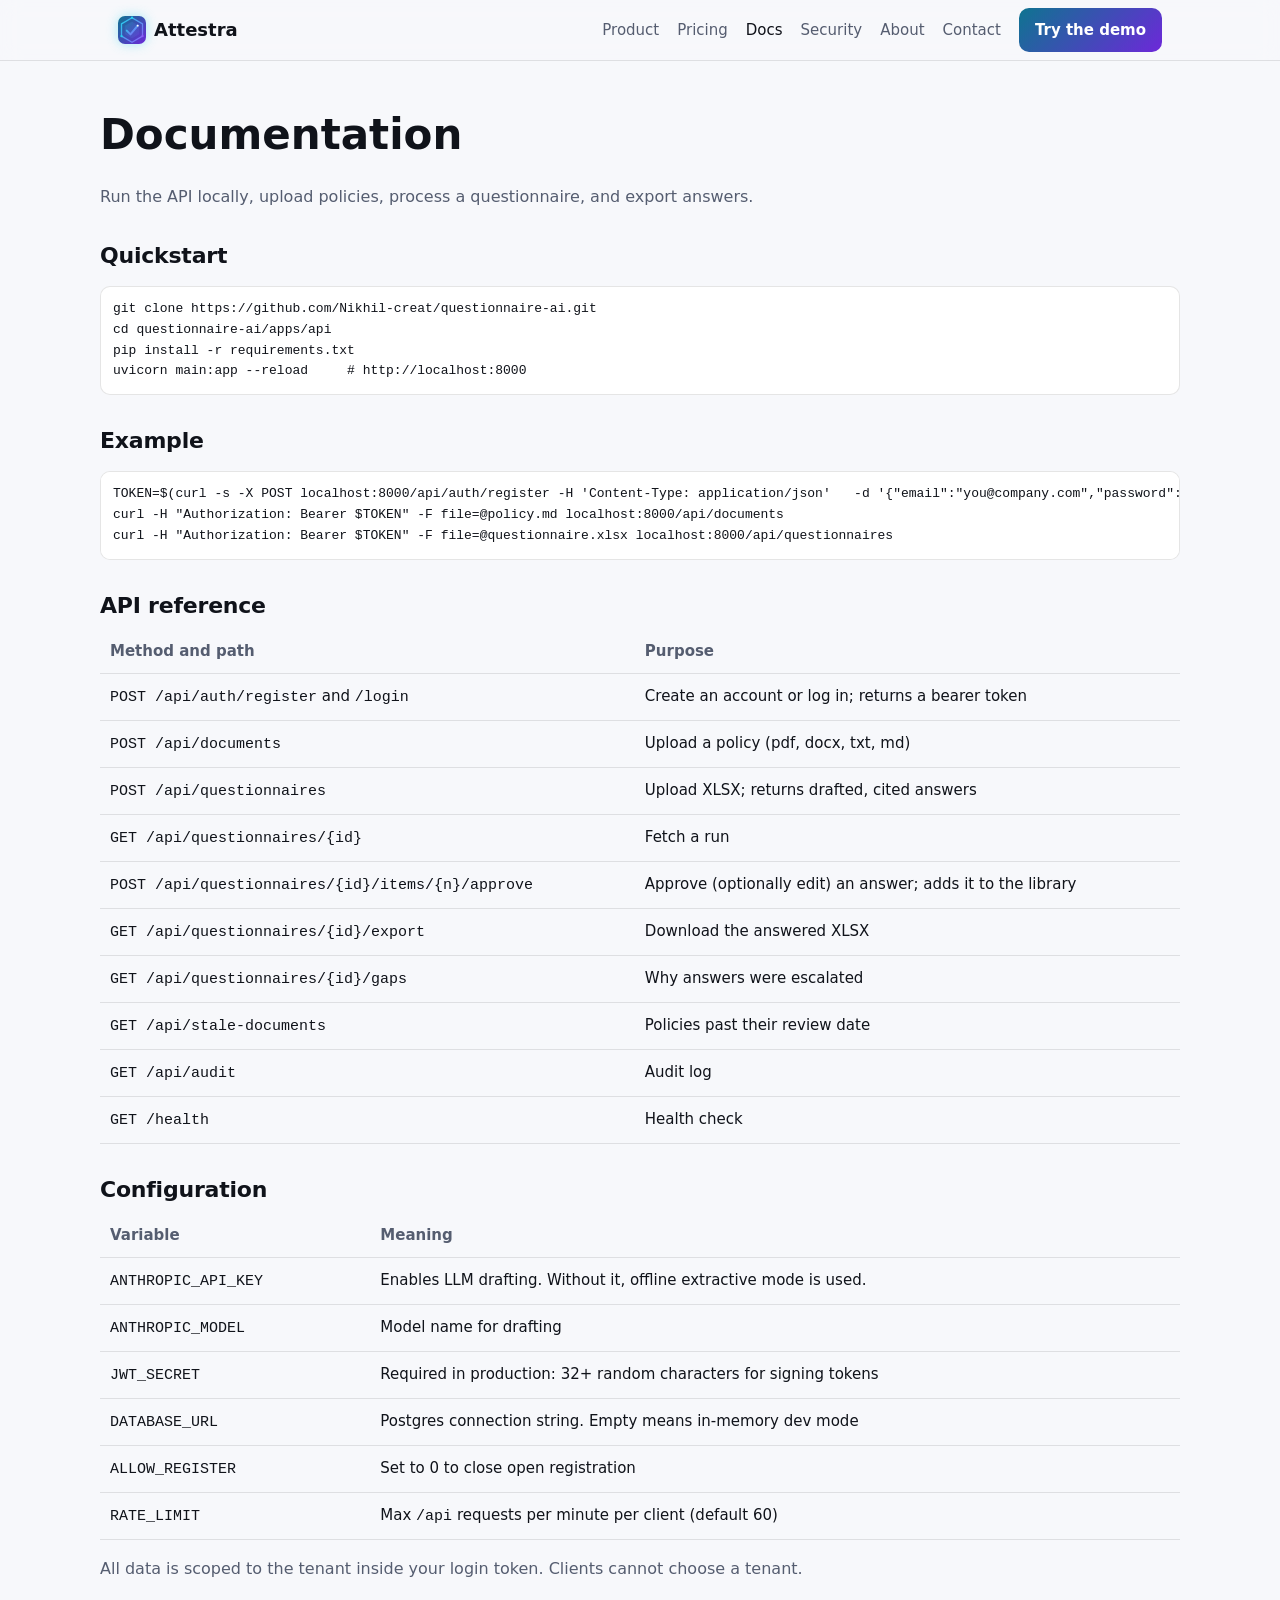
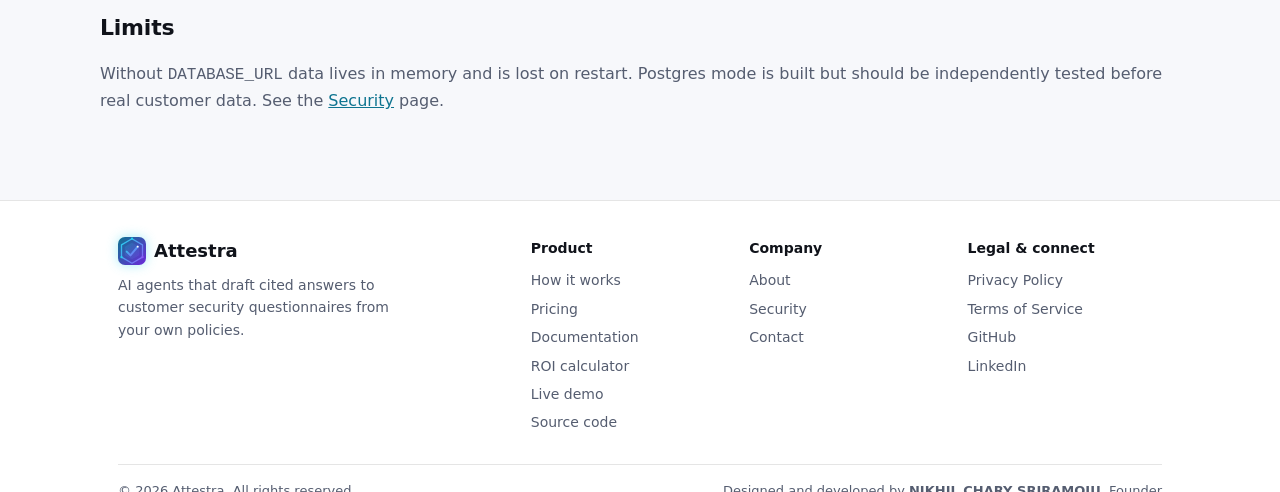
<file: site/docs.html>
<!doctype html><html lang="en"><head><meta charset="utf-8">
<meta name="viewport" content="width=device-width,initial-scale=1,viewport-fit=cover">
<title>Documentation | Attestra</title><meta name="description" content="Quickstart, API reference and configuration for Attestra."><meta name="author" content="Nikhil Chary Sriramoju">
<meta name="theme-color" content="#0b0e14"><link rel="canonical" href="https://nikhil-creat.github.io/questionnaire-ai/docs.html">
<meta property="og:type" content="website"><meta property="og:title" content="Documentation | Attestra"><meta property="og:description" content="Quickstart, API reference and configuration for Attestra."><meta property="og:url" content="https://nikhil-creat.github.io/questionnaire-ai/docs.html">
<meta name="twitter:card" content="summary_large_image"><meta property="og:image" content="https://nikhil-creat.github.io/questionnaire-ai/og.png"><link rel="manifest" href="manifest.webmanifest"><link rel="apple-touch-icon" href="icon-192.png"><link rel="icon" href="assets/favicon.svg" type="image/svg+xml">
<link rel="stylesheet" href="style.css"><script defer src="fx.js"></script><script type="application/ld+json">{"@context": "https://schema.org", "@type": "Organization", "name": "Attestra", "url": "https://nikhil-creat.github.io/questionnaire-ai/", "founder": {"@type": "Person", "name": "Nikhil Chary Sriramoju", "sameAs": ["https://github.com/Nikhil-creat", "https://in.linkedin.com/in/nikhil-chary-sriramoju-95041b38a"]}, "email": "sriramojunikhil66@gmail.com"}</script></head><body><svg width="0" height="0" style="position:absolute" aria-hidden="true"><symbol id="lg" viewBox="0 0 64 64"><defs><linearGradient id="g" x1="0" y1="0" x2="1" y2="1"><stop offset="0" stop-color="#22d3ee"/><stop offset="1" stop-color="#8b5cf6"/></linearGradient></defs><path d="M32 4 56 18v28L32 60 8 46V18Z" fill="none" stroke="url(#g)" stroke-width="3" stroke-linejoin="round"/><path d="M32 13 48.5 22.5v19L32 51 15.5 41.5v-19Z" fill="url(#g)" opacity=".16"/><path d="M20 33.5l8.5 8.5L45 22" fill="none" stroke="url(#g)" stroke-width="4.6" stroke-linecap="round" stroke-linejoin="round"/><circle cx="32" cy="4" r="2.6" fill="#22d3ee"/><circle cx="56" cy="46" r="2.6" fill="#8b5cf6"/><circle cx="8" cy="46" r="2.6" fill="#22d3ee"/><circle cx="45" cy="22" r="2.2" fill="#fff"/></symbol></svg><a class="skip" href="#main">Skip to content</a>
<header class="hd"><div class="w"><a class="brand" href="index.html"><svg class="logo" width="28" height="28" aria-hidden="true"><use href="#lg"/></svg>Attestra</a>
<nav id="nav" aria-label="Main"><a href="index.html#how">Product</a><a href="pricing.html">Pricing</a><a href="docs.html" aria-current="page">Docs</a><a href="security.html">Security</a><a href="about.html">About</a><a href="contact.html">Contact</a><a class="btn" href="demo.html">Try the demo</a></nav>
<button id="mb" aria-label="Menu" aria-expanded="false" onclick="var n=document.getElementById('nav');var o=n.classList.toggle('open');this.setAttribute('aria-expanded',o)">&#9776;</button></div></header><main id="main"><div class="w page"><h1>Documentation</h1>
<p>Run the API locally, upload policies, process a questionnaire, and export answers.</p>
<h2>Quickstart</h2><pre><code>git clone https://github.com/Nikhil-creat/questionnaire-ai.git
cd questionnaire-ai/apps/api
pip install -r requirements.txt
uvicorn main:app --reload     # http://localhost:8000</code></pre>
<h2>Example</h2><pre><code>TOKEN=$(curl -s -X POST localhost:8000/api/auth/register -H 'Content-Type: application/json'   -d '{"email":"you@company.com","password":"a-long-password","org":"Acme"}' | python -c "import sys,json;print(json.load(sys.stdin)['token'])")
curl -H "Authorization: Bearer $TOKEN" -F file=@policy.md localhost:8000/api/documents
curl -H "Authorization: Bearer $TOKEN" -F file=@questionnaire.xlsx localhost:8000/api/questionnaires</code></pre>
<h2>API reference</h2><div class="tbl"><table><tr><th>Method and path</th><th>Purpose</th></tr>
<tr><td><code>POST /api/auth/register</code> and <code>/login</code></td><td>Create an account or log in; returns a bearer token</td></tr>
<tr><td><code>POST /api/documents</code></td><td>Upload a policy (pdf, docx, txt, md)</td></tr>
<tr><td><code>POST /api/questionnaires</code></td><td>Upload XLSX; returns drafted, cited answers</td></tr>
<tr><td><code>GET /api/questionnaires/{id}</code></td><td>Fetch a run</td></tr>
<tr><td><code>POST /api/questionnaires/{id}/items/{n}/approve</code></td><td>Approve (optionally edit) an answer; adds it to the library</td></tr>
<tr><td><code>GET /api/questionnaires/{id}/export</code></td><td>Download the answered XLSX</td></tr>
<tr><td><code>GET /api/questionnaires/{id}/gaps</code></td><td>Why answers were escalated</td></tr>
<tr><td><code>GET /api/stale-documents</code></td><td>Policies past their review date</td></tr>
<tr><td><code>GET /api/audit</code></td><td>Audit log</td></tr><tr><td><code>GET /health</code></td><td>Health check</td></tr></table></div>
<h2>Configuration</h2><div class="tbl"><table><tr><th>Variable</th><th>Meaning</th></tr>
<tr><td><code>ANTHROPIC_API_KEY</code></td><td>Enables LLM drafting. Without it, offline extractive mode is used.</td></tr>
<tr><td><code>ANTHROPIC_MODEL</code></td><td>Model name for drafting</td></tr>
<tr><td><code>JWT_SECRET</code></td><td>Required in production: 32+ random characters for signing tokens</td></tr><tr><td><code>DATABASE_URL</code></td><td>Postgres connection string. Empty means in-memory dev mode</td></tr><tr><td><code>ALLOW_REGISTER</code></td><td>Set to 0 to close open registration</td></tr>
<tr><td><code>RATE_LIMIT</code></td><td>Max <code>/api</code> requests per minute per client (default 60)</td></tr></table></div>
<p>All data is scoped to the tenant inside your login token. Clients cannot choose a tenant.</p>
<h2>Limits</h2><p>Without <code>DATABASE_URL</code> data lives in memory and is lost on restart. Postgres mode is built but should be independently tested before real customer data. See the <a href="security.html">Security</a> page.</p></div></main><footer><div class="w"><div class="fg">
<div><a class="brand" href="index.html" style="margin:0 0 8px"><svg class="logo" width="28" height="28" aria-hidden="true"><use href="#lg"/></svg>Attestra</a>
<p style="color:var(--mut);font-size:14px;margin:0;max-width:300px">AI agents that draft cited answers to customer security questionnaires from your own policies.</p></div>
<div><h4>Product</h4><a href="index.html#how">How it works</a><a href="pricing.html">Pricing</a><a href="docs.html">Documentation</a><a href="roi.html">ROI calculator</a><a href="demo.html">Live demo</a><a href="https://github.com/Nikhil-creat/questionnaire-ai">Source code</a></div>
<div><h4>Company</h4><a href="about.html">About</a><a href="security.html">Security</a><a href="contact.html">Contact</a></div>
<div><h4>Legal &amp; connect</h4><a href="privacy.html">Privacy Policy</a><a href="terms.html">Terms of Service</a><a href="https://github.com/Nikhil-creat" rel="noopener">GitHub</a><a href="https://in.linkedin.com/in/nikhil-chary-sriramoju-95041b38a" rel="noopener">LinkedIn</a></div></div>
<div class="cr"><span>&copy; 2026 Attestra. All rights reserved.</span>
<span>Designed and developed by <b>NIKHIL CHARY SRIRAMOJU</b>, Founder</span></div></div></footer></body></html>
</file>
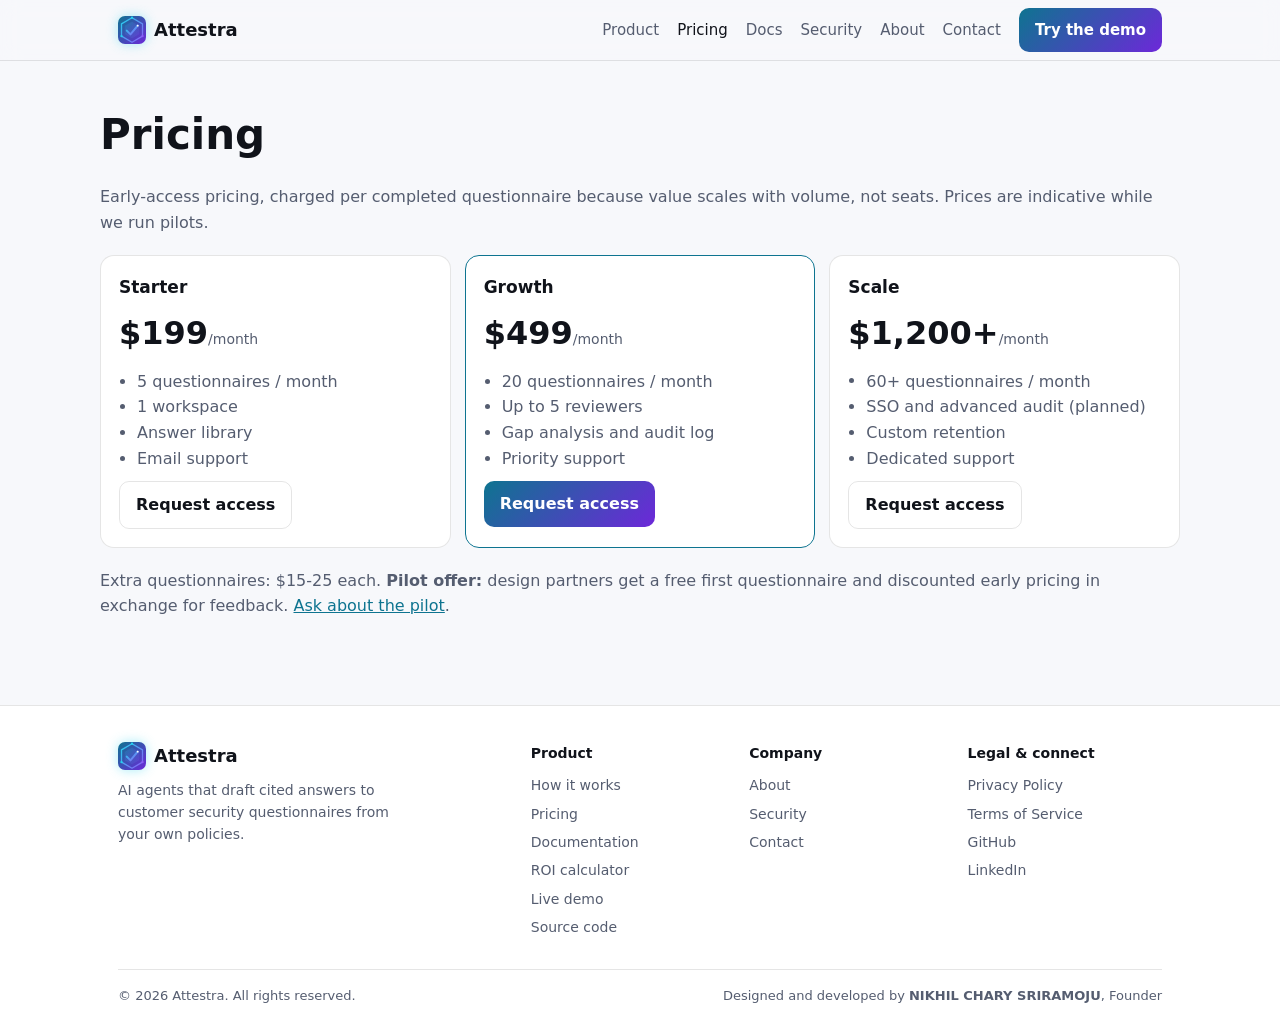
<file: site/pricing.html>
<!doctype html><html lang="en"><head><meta charset="utf-8">
<meta name="viewport" content="width=device-width,initial-scale=1,viewport-fit=cover">
<title>Pricing | Attestra</title><meta name="description" content="Early-access pricing for Attestra, based on completed questionnaires."><meta name="author" content="Nikhil Chary Sriramoju">
<meta name="theme-color" content="#0b0e14"><link rel="canonical" href="https://nikhil-creat.github.io/questionnaire-ai/pricing.html">
<meta property="og:type" content="website"><meta property="og:title" content="Pricing | Attestra"><meta property="og:description" content="Early-access pricing for Attestra, based on completed questionnaires."><meta property="og:url" content="https://nikhil-creat.github.io/questionnaire-ai/pricing.html">
<meta name="twitter:card" content="summary_large_image"><meta property="og:image" content="https://nikhil-creat.github.io/questionnaire-ai/og.png"><link rel="manifest" href="manifest.webmanifest"><link rel="apple-touch-icon" href="icon-192.png"><link rel="icon" href="assets/favicon.svg" type="image/svg+xml">
<link rel="stylesheet" href="style.css"><script defer src="fx.js"></script><script type="application/ld+json">{"@context": "https://schema.org", "@type": "Organization", "name": "Attestra", "url": "https://nikhil-creat.github.io/questionnaire-ai/", "founder": {"@type": "Person", "name": "Nikhil Chary Sriramoju", "sameAs": ["https://github.com/Nikhil-creat", "https://in.linkedin.com/in/nikhil-chary-sriramoju-95041b38a"]}, "email": "sriramojunikhil66@gmail.com"}</script></head><body><svg width="0" height="0" style="position:absolute" aria-hidden="true"><symbol id="lg" viewBox="0 0 64 64"><defs><linearGradient id="g" x1="0" y1="0" x2="1" y2="1"><stop offset="0" stop-color="#22d3ee"/><stop offset="1" stop-color="#8b5cf6"/></linearGradient></defs><path d="M32 4 56 18v28L32 60 8 46V18Z" fill="none" stroke="url(#g)" stroke-width="3" stroke-linejoin="round"/><path d="M32 13 48.5 22.5v19L32 51 15.5 41.5v-19Z" fill="url(#g)" opacity=".16"/><path d="M20 33.5l8.5 8.5L45 22" fill="none" stroke="url(#g)" stroke-width="4.6" stroke-linecap="round" stroke-linejoin="round"/><circle cx="32" cy="4" r="2.6" fill="#22d3ee"/><circle cx="56" cy="46" r="2.6" fill="#8b5cf6"/><circle cx="8" cy="46" r="2.6" fill="#22d3ee"/><circle cx="45" cy="22" r="2.2" fill="#fff"/></symbol></svg><a class="skip" href="#main">Skip to content</a>
<header class="hd"><div class="w"><a class="brand" href="index.html"><svg class="logo" width="28" height="28" aria-hidden="true"><use href="#lg"/></svg>Attestra</a>
<nav id="nav" aria-label="Main"><a href="index.html#how">Product</a><a href="pricing.html" aria-current="page">Pricing</a><a href="docs.html">Docs</a><a href="security.html">Security</a><a href="about.html">About</a><a href="contact.html">Contact</a><a class="btn" href="demo.html">Try the demo</a></nav>
<button id="mb" aria-label="Menu" aria-expanded="false" onclick="var n=document.getElementById('nav');var o=n.classList.toggle('open');this.setAttribute('aria-expanded',o)">&#9776;</button></div></header><main id="main"><div class="w page"><h1>Pricing</h1><p>Early-access pricing, charged per completed questionnaire because value scales with volume, not seats. Prices are indicative while we run pilots.</p>
<div class="grid" style="margin-top:20px">
<div class="card"><h3>Starter</h3><div class="price">$199<small>/month</small></div><ul><li>5 questionnaires / month</li><li>1 workspace</li><li>Answer library</li><li>Email support</li></ul><a class="btn o" href="contact.html">Request access</a></div>
<div class="card" style=border-color:var(--acc)><h3>Growth</h3><div class="price">$499<small>/month</small></div><ul><li>20 questionnaires / month</li><li>Up to 5 reviewers</li><li>Gap analysis and audit log</li><li>Priority support</li></ul><a class="btn" href="contact.html">Request access</a></div>
<div class="card"><h3>Scale</h3><div class="price">$1,200+<small>/month</small></div><ul><li>60+ questionnaires / month</li><li>SSO and advanced audit (planned)</li><li>Custom retention</li><li>Dedicated support</li></ul><a class="btn o" href="contact.html">Request access</a></div></div>
<p style="margin-top:20px">Extra questionnaires: $15-25 each. <b>Pilot offer:</b> design partners get a free first questionnaire and discounted early pricing in exchange for feedback. <a href="contact.html">Ask about the pilot</a>.</p></div></main><footer><div class="w"><div class="fg">
<div><a class="brand" href="index.html" style="margin:0 0 8px"><svg class="logo" width="28" height="28" aria-hidden="true"><use href="#lg"/></svg>Attestra</a>
<p style="color:var(--mut);font-size:14px;margin:0;max-width:300px">AI agents that draft cited answers to customer security questionnaires from your own policies.</p></div>
<div><h4>Product</h4><a href="index.html#how">How it works</a><a href="pricing.html">Pricing</a><a href="docs.html">Documentation</a><a href="roi.html">ROI calculator</a><a href="demo.html">Live demo</a><a href="https://github.com/Nikhil-creat/questionnaire-ai">Source code</a></div>
<div><h4>Company</h4><a href="about.html">About</a><a href="security.html">Security</a><a href="contact.html">Contact</a></div>
<div><h4>Legal &amp; connect</h4><a href="privacy.html">Privacy Policy</a><a href="terms.html">Terms of Service</a><a href="https://github.com/Nikhil-creat" rel="noopener">GitHub</a><a href="https://in.linkedin.com/in/nikhil-chary-sriramoju-95041b38a" rel="noopener">LinkedIn</a></div></div>
<div class="cr"><span>&copy; 2026 Attestra. All rights reserved.</span>
<span>Designed and developed by <b>NIKHIL CHARY SRIRAMOJU</b>, Founder</span></div></div></footer></body></html>
</file>
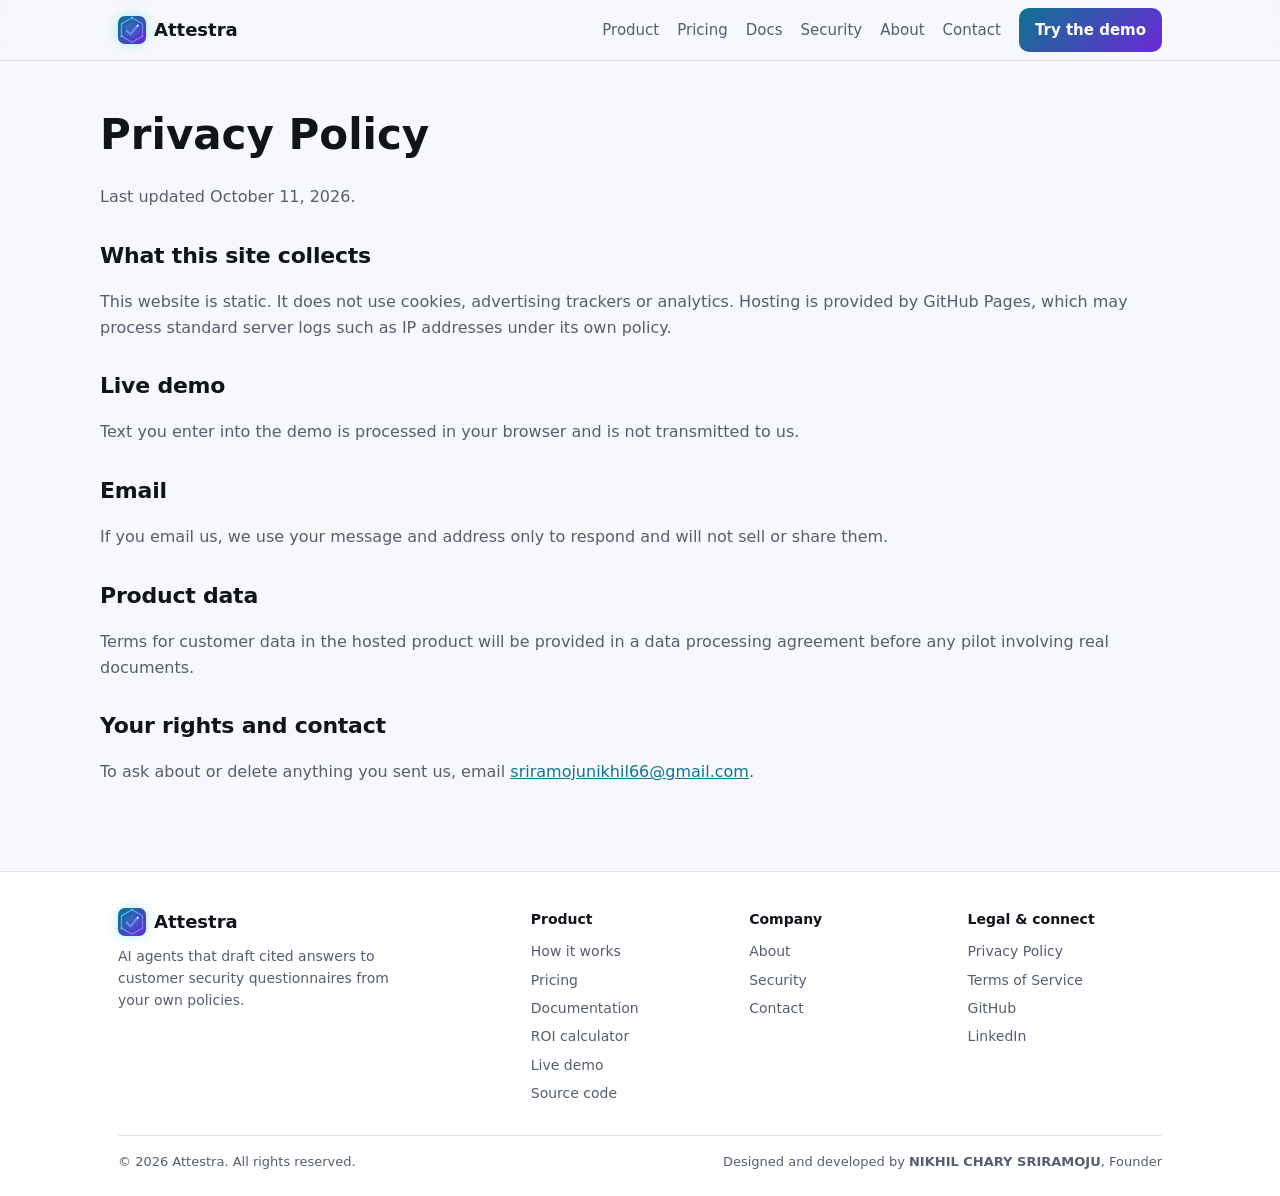
<file: site/privacy.html>
<!doctype html><html lang="en"><head><meta charset="utf-8">
<meta name="viewport" content="width=device-width,initial-scale=1,viewport-fit=cover">
<title>Privacy Policy | Attestra</title><meta name="description" content="Privacy Policy for the Attestra website and demo."><meta name="author" content="Nikhil Chary Sriramoju">
<meta name="theme-color" content="#0b0e14"><link rel="canonical" href="https://nikhil-creat.github.io/questionnaire-ai/privacy.html">
<meta property="og:type" content="website"><meta property="og:title" content="Privacy Policy | Attestra"><meta property="og:description" content="Privacy Policy for the Attestra website and demo."><meta property="og:url" content="https://nikhil-creat.github.io/questionnaire-ai/privacy.html">
<meta name="twitter:card" content="summary_large_image"><meta property="og:image" content="https://nikhil-creat.github.io/questionnaire-ai/og.png"><link rel="manifest" href="manifest.webmanifest"><link rel="apple-touch-icon" href="icon-192.png"><link rel="icon" href="assets/favicon.svg" type="image/svg+xml">
<link rel="stylesheet" href="style.css"><script defer src="fx.js"></script><script type="application/ld+json">{"@context": "https://schema.org", "@type": "Organization", "name": "Attestra", "url": "https://nikhil-creat.github.io/questionnaire-ai/", "founder": {"@type": "Person", "name": "Nikhil Chary Sriramoju", "sameAs": ["https://github.com/Nikhil-creat", "https://in.linkedin.com/in/nikhil-chary-sriramoju-95041b38a"]}, "email": "sriramojunikhil66@gmail.com"}</script></head><body><svg width="0" height="0" style="position:absolute" aria-hidden="true"><symbol id="lg" viewBox="0 0 64 64"><defs><linearGradient id="g" x1="0" y1="0" x2="1" y2="1"><stop offset="0" stop-color="#22d3ee"/><stop offset="1" stop-color="#8b5cf6"/></linearGradient></defs><path d="M32 4 56 18v28L32 60 8 46V18Z" fill="none" stroke="url(#g)" stroke-width="3" stroke-linejoin="round"/><path d="M32 13 48.5 22.5v19L32 51 15.5 41.5v-19Z" fill="url(#g)" opacity=".16"/><path d="M20 33.5l8.5 8.5L45 22" fill="none" stroke="url(#g)" stroke-width="4.6" stroke-linecap="round" stroke-linejoin="round"/><circle cx="32" cy="4" r="2.6" fill="#22d3ee"/><circle cx="56" cy="46" r="2.6" fill="#8b5cf6"/><circle cx="8" cy="46" r="2.6" fill="#22d3ee"/><circle cx="45" cy="22" r="2.2" fill="#fff"/></symbol></svg><a class="skip" href="#main">Skip to content</a>
<header class="hd"><div class="w"><a class="brand" href="index.html"><svg class="logo" width="28" height="28" aria-hidden="true"><use href="#lg"/></svg>Attestra</a>
<nav id="nav" aria-label="Main"><a href="index.html#how">Product</a><a href="pricing.html">Pricing</a><a href="docs.html">Docs</a><a href="security.html">Security</a><a href="about.html">About</a><a href="contact.html">Contact</a><a class="btn" href="demo.html">Try the demo</a></nav>
<button id="mb" aria-label="Menu" aria-expanded="false" onclick="var n=document.getElementById('nav');var o=n.classList.toggle('open');this.setAttribute('aria-expanded',o)">&#9776;</button></div></header><main id="main"><div class="w page"><h1>Privacy Policy</h1><p>Last updated October 11, 2026.</p>
<h2>What this site collects</h2><p>This website is static. It does not use cookies, advertising trackers or analytics. Hosting is provided by GitHub Pages, which may process standard server logs such as IP addresses under its own policy.</p>
<h2>Live demo</h2><p>Text you enter into the demo is processed in your browser and is not transmitted to us.</p>
<h2>Email</h2><p>If you email us, we use your message and address only to respond and will not sell or share them.</p>
<h2>Product data</h2><p>Terms for customer data in the hosted product will be provided in a data processing agreement before any pilot involving real documents.</p>
<h2>Your rights and contact</h2><p>To ask about or delete anything you sent us, email <a href="mailto:sriramojunikhil66@gmail.com">sriramojunikhil66@gmail.com</a>.</p></div></main><footer><div class="w"><div class="fg">
<div><a class="brand" href="index.html" style="margin:0 0 8px"><svg class="logo" width="28" height="28" aria-hidden="true"><use href="#lg"/></svg>Attestra</a>
<p style="color:var(--mut);font-size:14px;margin:0;max-width:300px">AI agents that draft cited answers to customer security questionnaires from your own policies.</p></div>
<div><h4>Product</h4><a href="index.html#how">How it works</a><a href="pricing.html">Pricing</a><a href="docs.html">Documentation</a><a href="roi.html">ROI calculator</a><a href="demo.html">Live demo</a><a href="https://github.com/Nikhil-creat/questionnaire-ai">Source code</a></div>
<div><h4>Company</h4><a href="about.html">About</a><a href="security.html">Security</a><a href="contact.html">Contact</a></div>
<div><h4>Legal &amp; connect</h4><a href="privacy.html">Privacy Policy</a><a href="terms.html">Terms of Service</a><a href="https://github.com/Nikhil-creat" rel="noopener">GitHub</a><a href="https://in.linkedin.com/in/nikhil-chary-sriramoju-95041b38a" rel="noopener">LinkedIn</a></div></div>
<div class="cr"><span>&copy; 2026 Attestra. All rights reserved.</span>
<span>Designed and developed by <b>NIKHIL CHARY SRIRAMOJU</b>, Founder</span></div></div></footer></body></html>
</file>
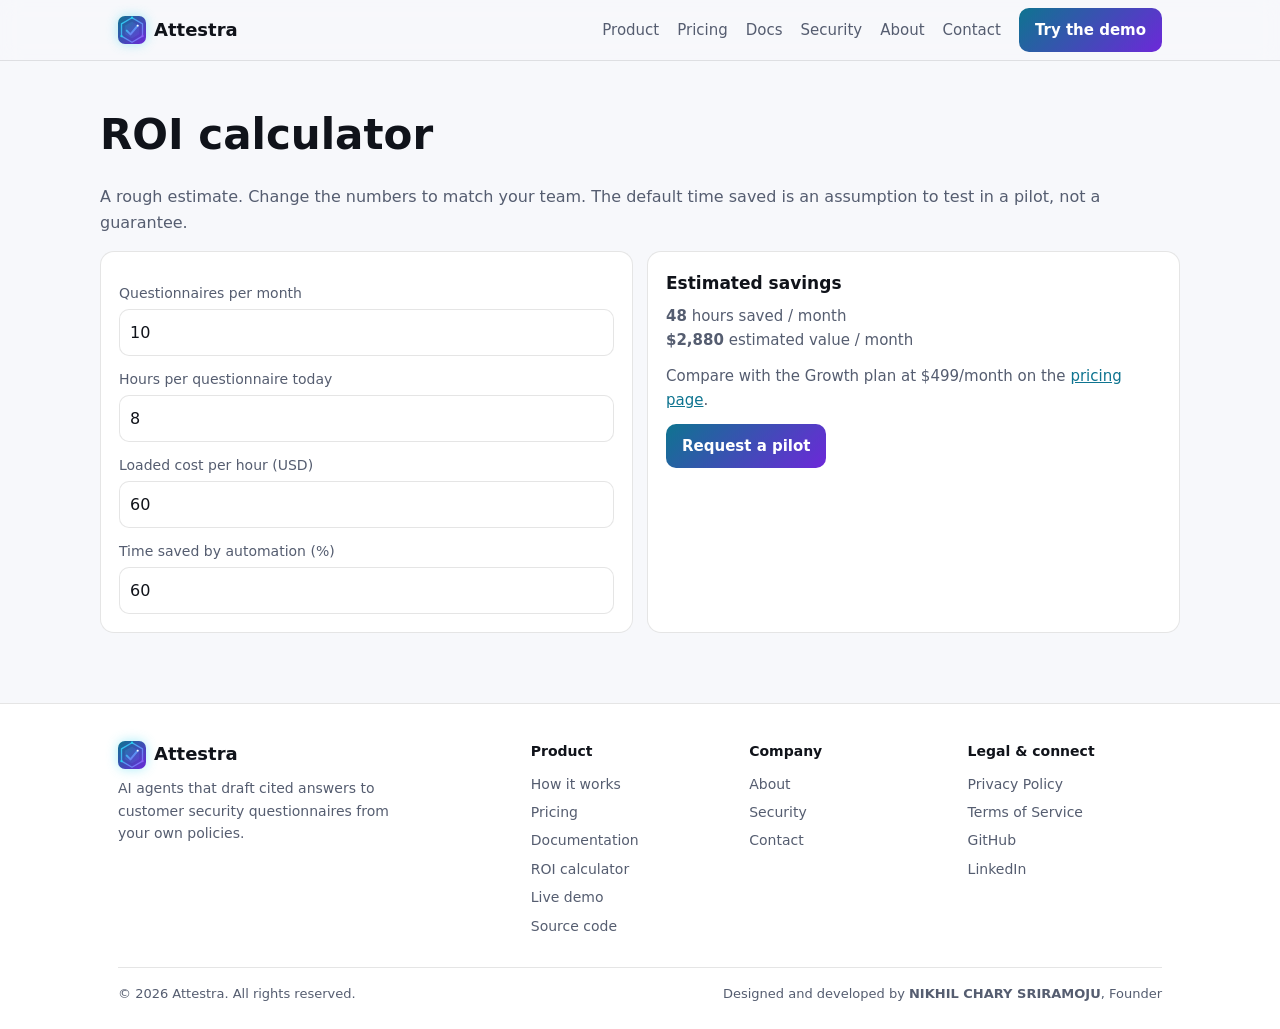
<file: site/roi.html>
<!doctype html><html lang="en"><head><meta charset="utf-8">
<meta name="viewport" content="width=device-width,initial-scale=1,viewport-fit=cover">
<title>ROI Calculator | Attestra</title><meta name="description" content="Estimate hours and money saved by automating security questionnaires."><meta name="author" content="Nikhil Chary Sriramoju">
<meta name="theme-color" content="#0b0e14"><link rel="canonical" href="https://nikhil-creat.github.io/questionnaire-ai/roi.html">
<meta property="og:type" content="website"><meta property="og:title" content="ROI Calculator | Attestra"><meta property="og:description" content="Estimate hours and money saved by automating security questionnaires."><meta property="og:url" content="https://nikhil-creat.github.io/questionnaire-ai/roi.html">
<meta name="twitter:card" content="summary_large_image"><meta property="og:image" content="https://nikhil-creat.github.io/questionnaire-ai/og.png"><link rel="manifest" href="manifest.webmanifest"><link rel="apple-touch-icon" href="icon-192.png"><link rel="icon" href="assets/favicon.svg" type="image/svg+xml">
<link rel="stylesheet" href="style.css"><script defer src="fx.js"></script><script type="application/ld+json">{"@context": "https://schema.org", "@type": "Organization", "name": "Attestra", "url": "https://nikhil-creat.github.io/questionnaire-ai/", "founder": {"@type": "Person", "name": "Nikhil Chary Sriramoju", "sameAs": ["https://github.com/Nikhil-creat", "https://in.linkedin.com/in/nikhil-chary-sriramoju-95041b38a"]}, "email": "sriramojunikhil66@gmail.com"}</script></head><body><svg width="0" height="0" style="position:absolute" aria-hidden="true"><symbol id="lg" viewBox="0 0 64 64"><defs><linearGradient id="g" x1="0" y1="0" x2="1" y2="1"><stop offset="0" stop-color="#22d3ee"/><stop offset="1" stop-color="#8b5cf6"/></linearGradient></defs><path d="M32 4 56 18v28L32 60 8 46V18Z" fill="none" stroke="url(#g)" stroke-width="3" stroke-linejoin="round"/><path d="M32 13 48.5 22.5v19L32 51 15.5 41.5v-19Z" fill="url(#g)" opacity=".16"/><path d="M20 33.5l8.5 8.5L45 22" fill="none" stroke="url(#g)" stroke-width="4.6" stroke-linecap="round" stroke-linejoin="round"/><circle cx="32" cy="4" r="2.6" fill="#22d3ee"/><circle cx="56" cy="46" r="2.6" fill="#8b5cf6"/><circle cx="8" cy="46" r="2.6" fill="#22d3ee"/><circle cx="45" cy="22" r="2.2" fill="#fff"/></symbol></svg><a class="skip" href="#main">Skip to content</a>
<header class="hd"><div class="w"><a class="brand" href="index.html"><svg class="logo" width="28" height="28" aria-hidden="true"><use href="#lg"/></svg>Attestra</a>
<nav id="nav" aria-label="Main"><a href="index.html#how">Product</a><a href="pricing.html">Pricing</a><a href="docs.html">Docs</a><a href="security.html">Security</a><a href="about.html">About</a><a href="contact.html">Contact</a><a class="btn" href="demo.html">Try the demo</a></nav>
<button id="mb" aria-label="Menu" aria-expanded="false" onclick="var n=document.getElementById('nav');var o=n.classList.toggle('open');this.setAttribute('aria-expanded',o)">&#9776;</button></div></header><main id="main"><div class="w page"><h1>ROI calculator</h1>
<p>A rough estimate. Change the numbers to match your team. The default time saved is an assumption to test in a pilot, not a guarantee.</p>
<div class="grid" style="margin-top:16px"><div class="card"><label for="n">Questionnaires per month</label><input id="n" type="number" value="10" min="0">
<label for="h">Hours per questionnaire today</label><input id="h" type="number" value="8" min="0">
<label for="r">Loaded cost per hour (USD)</label><input id="r" type="number" value="60" min="0">
<label for="p">Time saved by automation (%)</label><input id="p" type="number" value="60" min="0" max="100"></div>
<div class="card"><h3>Estimated savings</h3><p id="o" class="big"></p><p style="margin-top:12px">Compare with the Growth plan at $499/month on the <a href="pricing.html">pricing page</a>.</p><p style="margin-top:12px"><a class="btn" href="contact.html">Request a pilot</a></p></div></div>
<script>var $=function(i){return document.getElementById(i)};function calc(){var n=+$('n').value,h=+$('h').value,r=+$('r').value,p=+$('p').value/100,s=n*h*p;
$('o').innerHTML='<b>'+s.toFixed(0)+'</b> hours saved / month<br><b>$'+(s*r).toFixed(0).replace(/\B(?=(\d{3})+(?!\d))/g,',')+'</b> estimated value / month'}
document.querySelectorAll('input').forEach(function(e){e.oninput=calc});calc()</script></div></main><footer><div class="w"><div class="fg">
<div><a class="brand" href="index.html" style="margin:0 0 8px"><svg class="logo" width="28" height="28" aria-hidden="true"><use href="#lg"/></svg>Attestra</a>
<p style="color:var(--mut);font-size:14px;margin:0;max-width:300px">AI agents that draft cited answers to customer security questionnaires from your own policies.</p></div>
<div><h4>Product</h4><a href="index.html#how">How it works</a><a href="pricing.html">Pricing</a><a href="docs.html">Documentation</a><a href="roi.html">ROI calculator</a><a href="demo.html">Live demo</a><a href="https://github.com/Nikhil-creat/questionnaire-ai">Source code</a></div>
<div><h4>Company</h4><a href="about.html">About</a><a href="security.html">Security</a><a href="contact.html">Contact</a></div>
<div><h4>Legal &amp; connect</h4><a href="privacy.html">Privacy Policy</a><a href="terms.html">Terms of Service</a><a href="https://github.com/Nikhil-creat" rel="noopener">GitHub</a><a href="https://in.linkedin.com/in/nikhil-chary-sriramoju-95041b38a" rel="noopener">LinkedIn</a></div></div>
<div class="cr"><span>&copy; 2026 Attestra. All rights reserved.</span>
<span>Designed and developed by <b>NIKHIL CHARY SRIRAMOJU</b>, Founder</span></div></div></footer></body></html>
</file>
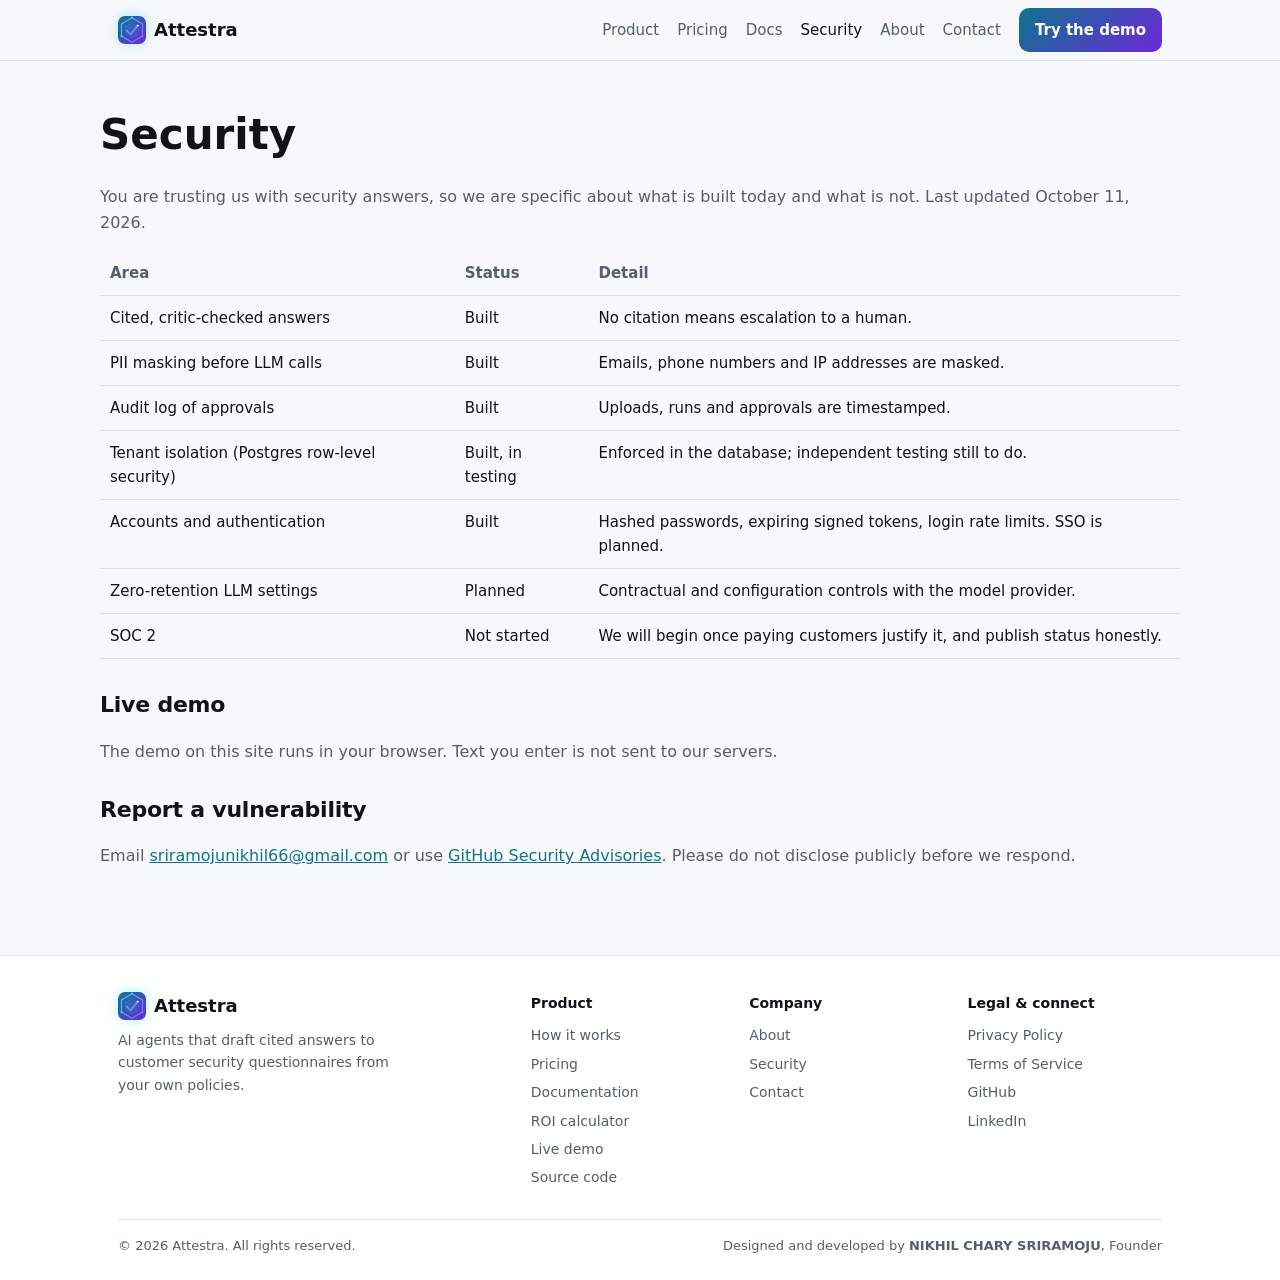
<file: site/security.html>
<!doctype html><html lang="en"><head><meta charset="utf-8">
<meta name="viewport" content="width=device-width,initial-scale=1,viewport-fit=cover">
<title>Security | Attestra</title><meta name="description" content="How Attestra handles data, what exists today, and what is planned."><meta name="author" content="Nikhil Chary Sriramoju">
<meta name="theme-color" content="#0b0e14"><link rel="canonical" href="https://nikhil-creat.github.io/questionnaire-ai/security.html">
<meta property="og:type" content="website"><meta property="og:title" content="Security | Attestra"><meta property="og:description" content="How Attestra handles data, what exists today, and what is planned."><meta property="og:url" content="https://nikhil-creat.github.io/questionnaire-ai/security.html">
<meta name="twitter:card" content="summary_large_image"><meta property="og:image" content="https://nikhil-creat.github.io/questionnaire-ai/og.png"><link rel="manifest" href="manifest.webmanifest"><link rel="apple-touch-icon" href="icon-192.png"><link rel="icon" href="assets/favicon.svg" type="image/svg+xml">
<link rel="stylesheet" href="style.css"><script defer src="fx.js"></script><script type="application/ld+json">{"@context": "https://schema.org", "@type": "Organization", "name": "Attestra", "url": "https://nikhil-creat.github.io/questionnaire-ai/", "founder": {"@type": "Person", "name": "Nikhil Chary Sriramoju", "sameAs": ["https://github.com/Nikhil-creat", "https://in.linkedin.com/in/nikhil-chary-sriramoju-95041b38a"]}, "email": "sriramojunikhil66@gmail.com"}</script></head><body><svg width="0" height="0" style="position:absolute" aria-hidden="true"><symbol id="lg" viewBox="0 0 64 64"><defs><linearGradient id="g" x1="0" y1="0" x2="1" y2="1"><stop offset="0" stop-color="#22d3ee"/><stop offset="1" stop-color="#8b5cf6"/></linearGradient></defs><path d="M32 4 56 18v28L32 60 8 46V18Z" fill="none" stroke="url(#g)" stroke-width="3" stroke-linejoin="round"/><path d="M32 13 48.5 22.5v19L32 51 15.5 41.5v-19Z" fill="url(#g)" opacity=".16"/><path d="M20 33.5l8.5 8.5L45 22" fill="none" stroke="url(#g)" stroke-width="4.6" stroke-linecap="round" stroke-linejoin="round"/><circle cx="32" cy="4" r="2.6" fill="#22d3ee"/><circle cx="56" cy="46" r="2.6" fill="#8b5cf6"/><circle cx="8" cy="46" r="2.6" fill="#22d3ee"/><circle cx="45" cy="22" r="2.2" fill="#fff"/></symbol></svg><a class="skip" href="#main">Skip to content</a>
<header class="hd"><div class="w"><a class="brand" href="index.html"><svg class="logo" width="28" height="28" aria-hidden="true"><use href="#lg"/></svg>Attestra</a>
<nav id="nav" aria-label="Main"><a href="index.html#how">Product</a><a href="pricing.html">Pricing</a><a href="docs.html">Docs</a><a href="security.html" aria-current="page">Security</a><a href="about.html">About</a><a href="contact.html">Contact</a><a class="btn" href="demo.html">Try the demo</a></nav>
<button id="mb" aria-label="Menu" aria-expanded="false" onclick="var n=document.getElementById('nav');var o=n.classList.toggle('open');this.setAttribute('aria-expanded',o)">&#9776;</button></div></header><main id="main"><div class="w page"><h1>Security</h1><p>You are trusting us with security answers, so we are specific about what is built today and what is not. Last updated October 11, 2026.</p>
<div class="tbl"><table><tr><th>Area</th><th>Status</th><th>Detail</th></tr>
<tr><td>Cited, critic-checked answers</td><td>Built</td><td>No citation means escalation to a human.</td></tr>
<tr><td>PII masking before LLM calls</td><td>Built</td><td>Emails, phone numbers and IP addresses are masked.</td></tr>
<tr><td>Audit log of approvals</td><td>Built</td><td>Uploads, runs and approvals are timestamped.</td></tr>
<tr><td>Tenant isolation (Postgres row-level security)</td><td>Built, in testing</td><td>Enforced in the database; independent testing still to do.</td></tr>
<tr><td>Accounts and authentication</td><td>Built</td><td>Hashed passwords, expiring signed tokens, login rate limits. SSO is planned.</td></tr>
<tr><td>Zero-retention LLM settings</td><td>Planned</td><td>Contractual and configuration controls with the model provider.</td></tr>
<tr><td>SOC 2</td><td>Not started</td><td>We will begin once paying customers justify it, and publish status honestly.</td></tr></table></div>
<h2>Live demo</h2><p>The demo on this site runs in your browser. Text you enter is not sent to our servers.</p>
<h2>Report a vulnerability</h2><p>Email <a href="mailto:sriramojunikhil66@gmail.com">sriramojunikhil66@gmail.com</a> or use <a href="https://github.com/Nikhil-creat/questionnaire-ai/security/advisories">GitHub Security Advisories</a>. Please do not disclose publicly before we respond.</p></div></main><footer><div class="w"><div class="fg">
<div><a class="brand" href="index.html" style="margin:0 0 8px"><svg class="logo" width="28" height="28" aria-hidden="true"><use href="#lg"/></svg>Attestra</a>
<p style="color:var(--mut);font-size:14px;margin:0;max-width:300px">AI agents that draft cited answers to customer security questionnaires from your own policies.</p></div>
<div><h4>Product</h4><a href="index.html#how">How it works</a><a href="pricing.html">Pricing</a><a href="docs.html">Documentation</a><a href="roi.html">ROI calculator</a><a href="demo.html">Live demo</a><a href="https://github.com/Nikhil-creat/questionnaire-ai">Source code</a></div>
<div><h4>Company</h4><a href="about.html">About</a><a href="security.html">Security</a><a href="contact.html">Contact</a></div>
<div><h4>Legal &amp; connect</h4><a href="privacy.html">Privacy Policy</a><a href="terms.html">Terms of Service</a><a href="https://github.com/Nikhil-creat" rel="noopener">GitHub</a><a href="https://in.linkedin.com/in/nikhil-chary-sriramoju-95041b38a" rel="noopener">LinkedIn</a></div></div>
<div class="cr"><span>&copy; 2026 Attestra. All rights reserved.</span>
<span>Designed and developed by <b>NIKHIL CHARY SRIRAMOJU</b>, Founder</span></div></div></footer></body></html>
</file>
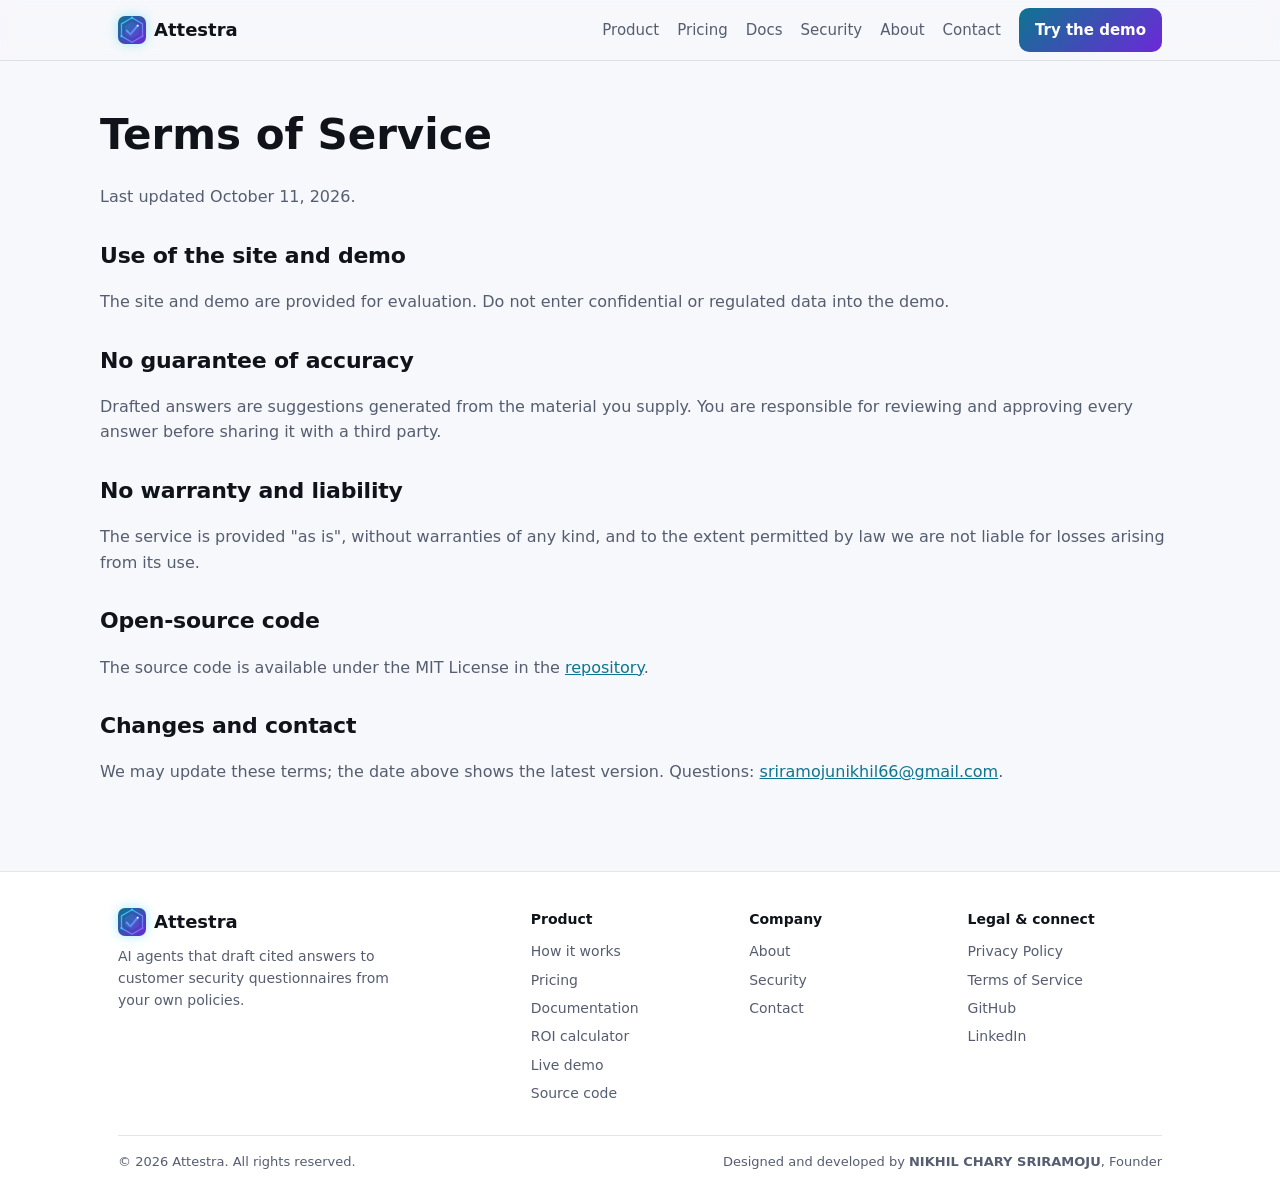
<file: site/terms.html>
<!doctype html><html lang="en"><head><meta charset="utf-8">
<meta name="viewport" content="width=device-width,initial-scale=1,viewport-fit=cover">
<title>Terms of Service | Attestra</title><meta name="description" content="Terms of Service for the Attestra website and demo."><meta name="author" content="Nikhil Chary Sriramoju">
<meta name="theme-color" content="#0b0e14"><link rel="canonical" href="https://nikhil-creat.github.io/questionnaire-ai/terms.html">
<meta property="og:type" content="website"><meta property="og:title" content="Terms of Service | Attestra"><meta property="og:description" content="Terms of Service for the Attestra website and demo."><meta property="og:url" content="https://nikhil-creat.github.io/questionnaire-ai/terms.html">
<meta name="twitter:card" content="summary_large_image"><meta property="og:image" content="https://nikhil-creat.github.io/questionnaire-ai/og.png"><link rel="manifest" href="manifest.webmanifest"><link rel="apple-touch-icon" href="icon-192.png"><link rel="icon" href="assets/favicon.svg" type="image/svg+xml">
<link rel="stylesheet" href="style.css"><script defer src="fx.js"></script><script type="application/ld+json">{"@context": "https://schema.org", "@type": "Organization", "name": "Attestra", "url": "https://nikhil-creat.github.io/questionnaire-ai/", "founder": {"@type": "Person", "name": "Nikhil Chary Sriramoju", "sameAs": ["https://github.com/Nikhil-creat", "https://in.linkedin.com/in/nikhil-chary-sriramoju-95041b38a"]}, "email": "sriramojunikhil66@gmail.com"}</script></head><body><svg width="0" height="0" style="position:absolute" aria-hidden="true"><symbol id="lg" viewBox="0 0 64 64"><defs><linearGradient id="g" x1="0" y1="0" x2="1" y2="1"><stop offset="0" stop-color="#22d3ee"/><stop offset="1" stop-color="#8b5cf6"/></linearGradient></defs><path d="M32 4 56 18v28L32 60 8 46V18Z" fill="none" stroke="url(#g)" stroke-width="3" stroke-linejoin="round"/><path d="M32 13 48.5 22.5v19L32 51 15.5 41.5v-19Z" fill="url(#g)" opacity=".16"/><path d="M20 33.5l8.5 8.5L45 22" fill="none" stroke="url(#g)" stroke-width="4.6" stroke-linecap="round" stroke-linejoin="round"/><circle cx="32" cy="4" r="2.6" fill="#22d3ee"/><circle cx="56" cy="46" r="2.6" fill="#8b5cf6"/><circle cx="8" cy="46" r="2.6" fill="#22d3ee"/><circle cx="45" cy="22" r="2.2" fill="#fff"/></symbol></svg><a class="skip" href="#main">Skip to content</a>
<header class="hd"><div class="w"><a class="brand" href="index.html"><svg class="logo" width="28" height="28" aria-hidden="true"><use href="#lg"/></svg>Attestra</a>
<nav id="nav" aria-label="Main"><a href="index.html#how">Product</a><a href="pricing.html">Pricing</a><a href="docs.html">Docs</a><a href="security.html">Security</a><a href="about.html">About</a><a href="contact.html">Contact</a><a class="btn" href="demo.html">Try the demo</a></nav>
<button id="mb" aria-label="Menu" aria-expanded="false" onclick="var n=document.getElementById('nav');var o=n.classList.toggle('open');this.setAttribute('aria-expanded',o)">&#9776;</button></div></header><main id="main"><div class="w page"><h1>Terms of Service</h1><p>Last updated October 11, 2026.</p>
<h2>Use of the site and demo</h2><p>The site and demo are provided for evaluation. Do not enter confidential or regulated data into the demo.</p>
<h2>No guarantee of accuracy</h2><p>Drafted answers are suggestions generated from the material you supply. You are responsible for reviewing and approving every answer before sharing it with a third party.</p>
<h2>No warranty and liability</h2><p>The service is provided "as is", without warranties of any kind, and to the extent permitted by law we are not liable for losses arising from its use.</p>
<h2>Open-source code</h2><p>The source code is available under the MIT License in the <a href="https://github.com/Nikhil-creat/questionnaire-ai">repository</a>.</p>
<h2>Changes and contact</h2><p>We may update these terms; the date above shows the latest version. Questions: <a href="mailto:sriramojunikhil66@gmail.com">sriramojunikhil66@gmail.com</a>.</p></div></main><footer><div class="w"><div class="fg">
<div><a class="brand" href="index.html" style="margin:0 0 8px"><svg class="logo" width="28" height="28" aria-hidden="true"><use href="#lg"/></svg>Attestra</a>
<p style="color:var(--mut);font-size:14px;margin:0;max-width:300px">AI agents that draft cited answers to customer security questionnaires from your own policies.</p></div>
<div><h4>Product</h4><a href="index.html#how">How it works</a><a href="pricing.html">Pricing</a><a href="docs.html">Documentation</a><a href="roi.html">ROI calculator</a><a href="demo.html">Live demo</a><a href="https://github.com/Nikhil-creat/questionnaire-ai">Source code</a></div>
<div><h4>Company</h4><a href="about.html">About</a><a href="security.html">Security</a><a href="contact.html">Contact</a></div>
<div><h4>Legal &amp; connect</h4><a href="privacy.html">Privacy Policy</a><a href="terms.html">Terms of Service</a><a href="https://github.com/Nikhil-creat" rel="noopener">GitHub</a><a href="https://in.linkedin.com/in/nikhil-chary-sriramoju-95041b38a" rel="noopener">LinkedIn</a></div></div>
<div class="cr"><span>&copy; 2026 Attestra. All rights reserved.</span>
<span>Designed and developed by <b>NIKHIL CHARY SRIRAMOJU</b>, Founder</span></div></div></footer></body></html>
</file>
<file: site/style.css>
:root{--bg:#0b0e14;--bg2:#121722;--fg:#e9ecf3;--mut:#9aa3b5;--line:#ffffff1f;--acc:#6ea8fe;--acc2:#4cc3a0;--btn:#6ea8fe;--btnfg:#07101f}
@media(prefers-color-scheme:light){:root{--bg:#f7f8fb;--bg2:#fff;--fg:#10131a;--mut:#555d70;--line:#0000001a;--btn:#2457d6;--btnfg:#fff;--acc:#2457d6;--acc2:#0a8f6a}}
*{box-sizing:border-box}html{scroll-behavior:smooth;scroll-padding-top:72px}
body{margin:0;font:16px/1.6 system-ui,-apple-system,Segoe UI,Roboto,sans-serif;background:var(--bg);color:var(--fg);padding-bottom:env(safe-area-inset-bottom,0)}
a{color:var(--acc)}img,svg{max-width:100%}.w{max-width:1080px;margin:auto;padding:0 18px}
.skip{position:absolute;left:-999px}.skip:focus{left:8px;top:8px;background:var(--bg2);padding:8px;z-index:99}
.hd{position:sticky;top:0;z-index:50;background:color-mix(in srgb,var(--bg) 88%,transparent);backdrop-filter:blur(10px);border-bottom:1px solid var(--line);padding-top:env(safe-area-inset-top,0)}
.hd .w{display:flex;align-items:center;gap:16px;height:60px}.brand{font-weight:800;color:var(--fg);text-decoration:none;font-size:18px;display:flex;gap:8px;align-items:center}
.logo{width:26px;height:26px;border-radius:7px;background:linear-gradient(135deg,var(--acc),var(--acc2))}
nav{margin-left:auto;display:flex;gap:18px;align-items:center}nav a{color:var(--mut);text-decoration:none;font-size:15px}nav a:hover,nav a[aria-current]{color:var(--fg)}
.btn{display:inline-block;background:var(--btn);color:var(--btnfg)!important;padding:10px 16px;border-radius:10px;font-weight:600;text-decoration:none;border:0;cursor:pointer}
.btn.o{background:transparent;color:var(--fg)!important;border:1px solid var(--line)}#mb{display:none;background:none;border:1px solid var(--line);color:var(--fg);border-radius:8px;padding:6px 10px;font-size:18px;margin-left:auto}
@media(max-width:820px){#mb{display:block}nav{display:none;position:absolute;top:60px;left:0;right:0;flex-direction:column;align-items:stretch;background:var(--bg2);padding:14px 18px;border-bottom:1px solid var(--line);gap:12px}nav.open{display:flex}.hd .btn.hide{display:none}}
.hero{padding:64px 0 40px;text-align:center}.hero h1{font-size:clamp(32px,6vw,56px);line-height:1.1;margin:0 0 16px;letter-spacing:-.02em}
.hero p{color:var(--mut);font-size:18px;max-width:640px;margin:0 auto 24px}.cta{display:flex;gap:10px;justify-content:center;flex-wrap:wrap}
.pill{display:inline-block;border:1px solid var(--line);color:var(--mut);padding:4px 12px;border-radius:99px;font-size:13px;margin-bottom:16px}
section{padding:44px 0}h2{font-size:clamp(24px,4vw,34px);margin:0 0 8px;letter-spacing:-.01em}.sub{color:var(--mut);margin:0 0 24px}
.grid{display:grid;gap:14px;grid-template-columns:repeat(auto-fit,minmax(240px,1fr))}.card{background:var(--bg2);border:1px solid var(--line);border-radius:14px;padding:18px}
.card h3{margin:0 0 6px;font-size:17px}.card p{margin:0;color:var(--mut);font-size:15px}.num{color:var(--acc);font-weight:800}
.price{font-size:32px;font-weight:800}.price small{font-size:14px;color:var(--mut);font-weight:400}.card ul{padding-left:18px;color:var(--mut);margin:10px 0}
.band{background:var(--bg2);border-block:1px solid var(--line);text-align:center}.tbl{overflow-x:auto}table{width:100%;border-collapse:collapse;font-size:15px}
td,th{text-align:left;padding:10px;border-bottom:1px solid var(--line);vertical-align:top}th{color:var(--mut);font-weight:600}
details{background:var(--bg2);border:1px solid var(--line);border-radius:12px;padding:12px 16px;margin:8px 0}summary{cursor:pointer;font-weight:600}details p{color:var(--mut);margin:8px 0 0}
.page{padding:40px 0}.page h1{font-size:clamp(28px,5vw,42px);margin:0 0 8px}.page h2{font-size:22px;margin:28px 0 6px}.page p,.page li{color:var(--mut)}
footer{border-top:1px solid var(--line);background:var(--bg2);margin-top:30px;padding:36px 0 calc(24px + env(safe-area-inset-bottom,0))}
.fg{display:grid;gap:24px;grid-template-columns:2fr 1fr 1fr 1fr}@media(max-width:820px){.fg{grid-template-columns:1fr 1fr}}
footer h4{margin:0 0 10px;font-size:14px}footer a{display:block;color:var(--mut);text-decoration:none;margin:6px 0;font-size:14px}footer a:hover{color:var(--fg)}
.cr{border-top:1px solid var(--line);margin-top:24px;padding-top:16px;color:var(--mut);font-size:13px;display:flex;justify-content:space-between;gap:10px;flex-wrap:wrap}
label{display:block;margin:12px 0 4px;font-size:14px;color:var(--mut)}input,textarea,select{width:100%;padding:10px;border-radius:10px;border:1px solid var(--line);background:var(--bg2);color:var(--fg);font:inherit}textarea{min-height:120px}pre{background:var(--bg2);border:1px solid var(--line);border-radius:10px;padding:12px;overflow-x:auto;font-size:13px}code{font-family:ui-monospace,monospace}.big{font-size:22px;color:var(--fg)}
:root{--acc:#22d3ee;--acc2:#8b5cf6;--btn:linear-gradient(135deg,#22d3ee,#8b5cf6);--btnfg:#05101c}
@media(prefers-color-scheme:light){:root{--acc:#0e7490;--acc2:#6d28d9;--btn:linear-gradient(135deg,#0e7490,#6d28d9);--btnfg:#fff}}
.logo{width:28px;height:28px;filter:drop-shadow(0 0 6px #22d3ee66)}
.btn{transition:transform .15s,box-shadow .15s}.btn:hover{transform:translateY(-1px);box-shadow:0 6px 24px #22d3ee40}
.card{transition:transform .2s,border-color .2s;backdrop-filter:blur(6px)}.card:hover{transform:translateY(-3px);border-color:var(--acc)}
.grad{background:linear-gradient(90deg,var(--acc),var(--acc2));-webkit-background-clip:text;background-clip:text;color:transparent}
.hero{position:relative;overflow:hidden;padding:72px 0 28px;background:radial-gradient(60% 50% at 50% 0,#22d3ee22,transparent),radial-gradient(40% 40% at 85% 20%,#8b5cf622,transparent)}
.hero:before{content:"";position:absolute;inset:0;background-image:linear-gradient(var(--line) 1px,transparent 1px),linear-gradient(90deg,var(--line) 1px,transparent 1px);background-size:44px 44px;-webkit-mask-image:radial-gradient(70% 70% at 50% 30%,#000,transparent);mask-image:radial-gradient(70% 70% at 50% 30%,#000,transparent)}
#fx{position:absolute;inset:0;width:100%;height:100%}.hero-in{position:relative}
.dot{display:inline-block;width:8px;height:8px;border-radius:50%;background:var(--acc2);margin-right:6px;box-shadow:0 0 10px var(--acc);animation:pl 2s infinite}
@keyframes pl{50%{opacity:.35}}
.term{max-width:620px;margin:32px auto 0;text-align:left;background:#05080dd9;color:#cfe9f1;border:1px solid var(--line);border-radius:14px;padding:0 16px 14px;font:13px/1.9 ui-monospace,Menlo,monospace;box-shadow:0 0 40px #22d3ee22}
.term .bar{display:flex;gap:6px;align-items:center;padding:10px 0;color:#7c8aa0;font-size:12px}.term .bar i{width:10px;height:10px;border-radius:50%;background:#ffffff30}.term .bar span{margin-left:auto}
.ln{opacity:0;transform:translateY(4px);animation:rv .4s forwards;animation-delay:var(--d)}.ln b{color:var(--acc)}.ln.ok{color:#7ee0b5}.ln.wn{color:#f0b429}
@keyframes rv{to{opacity:1;transform:none}}
.built{font-size:13px;margin-top:18px}.pipe{display:flex;flex-wrap:wrap;gap:8px;justify-content:center}
.chip{padding:8px 14px;border:1px solid var(--line);border-radius:99px;background:var(--bg2);font-size:14px;animation:gl 4.8s infinite;animation-delay:calc(var(--i)*.8s)}
@keyframes gl{0%,16%,100%{border-color:var(--line);box-shadow:none}6%{border-color:var(--acc);box-shadow:0 0 16px #22d3ee55}}
@media(prefers-reduced-motion:reduce){.ln{opacity:1;transform:none;animation:none}.chip,.dot{animation:none}html{scroll-behavior:auto}}
:focus-visible{outline:2px solid var(--acc);outline-offset:2px}
</file>
